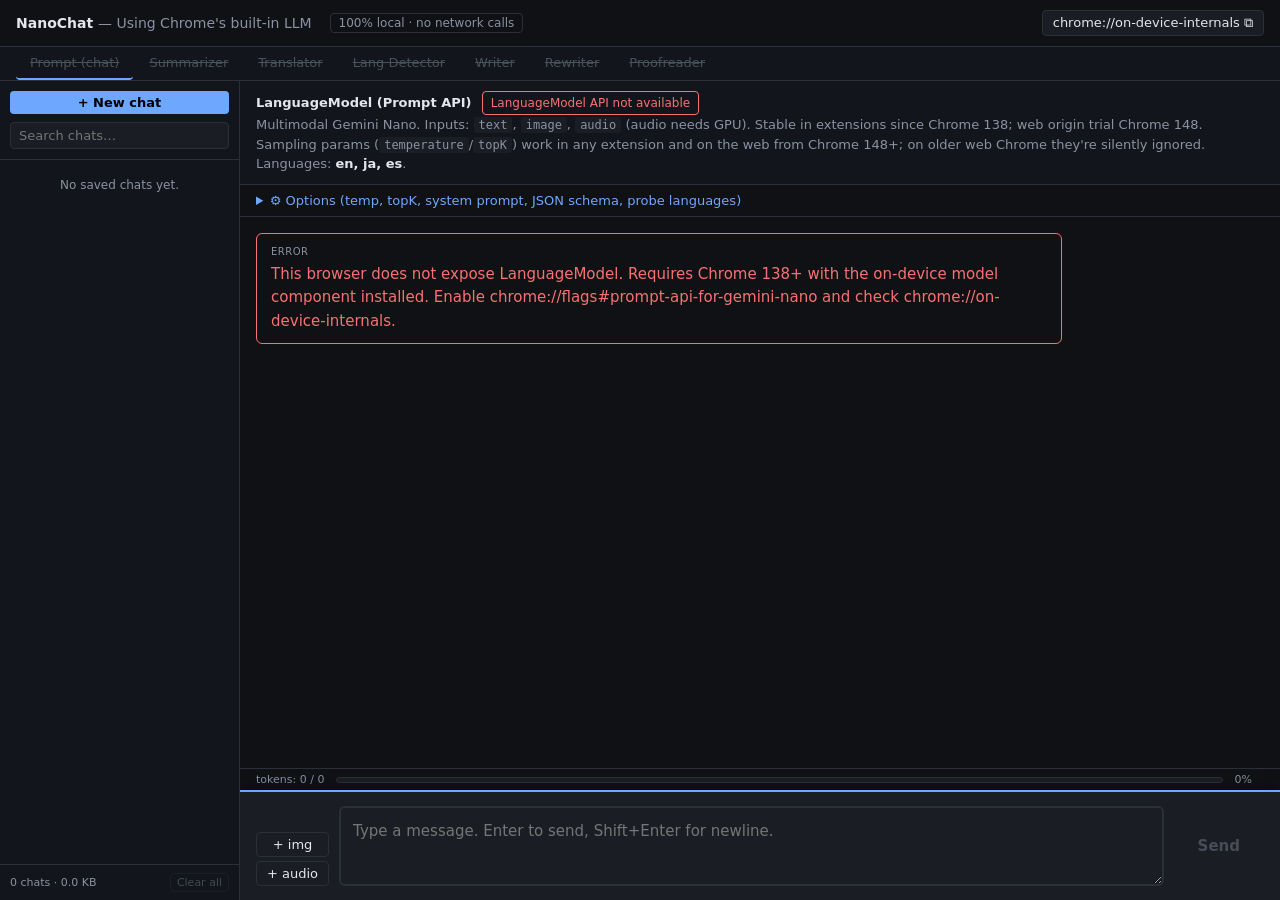
<file: index.html>
<!DOCTYPE html>
<html lang="en">
<head>
<meta charset="UTF-8">
<title>NanoChat — Using Chrome's built-in LLM</title>
<style>
  :root {
    --bg: #0f1115;
    --panel: #1a1d24;
    --panel-2: #12151b;
    --border: #2a2f3a;
    --text: #e4e6eb;
    --muted: #8a92a3;
    --accent: #6ea8fe;
    --user: #2d3748;
    --assistant: #1e2530;
    --error: #f87171;
    --ok: #4ade80;
    --warn: #fbbf24;
  }
  * { box-sizing: border-box; }
  body {
    margin: 0;
    font-family: ui-sans-serif, system-ui, -apple-system, sans-serif;
    background: var(--bg);
    color: var(--text);
    height: 100vh;
    display: flex;
    flex-direction: column;
  }
  header {
    padding: 10px 16px;
    border-bottom: 1px solid var(--border);
    display: flex;
    align-items: center;
    gap: 12px;
    flex-wrap: wrap;
  }
  header h1 { margin: 0; font-size: 14px; font-weight: 600; }
  .tabs {
    display: flex;
    gap: 2px;
    padding: 0 16px;
    border-bottom: 1px solid var(--border);
    background: var(--panel-2);
    overflow-x: auto;
  }
  .tab {
    padding: 8px 14px;
    font-size: 13px;
    color: var(--muted);
    background: transparent;
    border: none;
    border-bottom: 2px solid transparent;
    cursor: pointer;
    white-space: nowrap;
    font-family: inherit;
  }
  .tab:hover { color: var(--text); }
  .tab.active {
    color: var(--accent);
    border-bottom-color: var(--accent);
  }
  .tab.disabled {
    color: #4a505c;
    cursor: not-allowed;
    text-decoration: line-through;
  }
  .tab.disabled:hover { color: #4a505c; }
  .panel {
    flex: 1;
    overflow-y: auto;
    display: none;
    flex-direction: column;
  }
  .panel.active { display: flex; }
  .info {
    padding: 10px 16px;
    background: var(--panel-2);
    border-bottom: 1px solid var(--border);
    font-size: 13px;
    color: var(--muted);
    line-height: 1.5;
  }
  .info b { color: var(--text); font-weight: 600; }
  .info code {
    background: var(--panel);
    padding: 1px 5px;
    border-radius: 3px;
    font-size: 12px;
  }
  .status {
    display: inline-block;
    font-size: 12px;
    padding: 2px 8px;
    border: 1px solid var(--border);
    border-radius: 4px;
    margin-left: 6px;
    color: var(--muted);
  }
  .status.ok { color: var(--ok); border-color: var(--ok); }
  .status.warn { color: var(--warn); border-color: var(--warn); }
  .status.error { color: var(--error); border-color: var(--error); }
  .controls {
    padding: 10px 16px;
    border-bottom: 1px solid var(--border);
    display: flex;
    gap: 12px;
    align-items: center;
    flex-wrap: wrap;
  }
  .controls label {
    font-size: 13px;
    color: var(--muted);
    display: flex;
    align-items: center;
    gap: 4px;
  }
  .controls input[type="number"],
  .controls input[type="text"],
  .controls select {
    background: var(--panel);
    border: 1px solid var(--border);
    color: var(--text);
    padding: 3px 6px;
    border-radius: 4px;
    font-size: 13px;
    font-family: inherit;
  }
  .controls input[type="number"] { width: 60px; }
  .controls input[type="text"] { width: 140px; }
  button {
    background: var(--panel);
    border: 1px solid var(--border);
    color: var(--text);
    padding: 4px 10px;
    border-radius: 4px;
    font-size: 13px;
    cursor: pointer;
    font-family: inherit;
  }
  button:hover { border-color: var(--accent); }
  button:disabled { opacity: 0.4; cursor: not-allowed; }
  button.primary {
    background: var(--accent);
    color: #000;
    font-weight: 600;
    border: none;
  }
  button.primary:disabled { background: var(--panel); color: var(--muted); }
  textarea, .out {
    width: 100%;
    background: var(--panel);
    border: 1px solid var(--border);
    color: var(--text);
    padding: 10px;
    border-radius: 6px;
    font-size: 14px;
    font-family: inherit;
    resize: vertical;
    line-height: 1.5;
  }
  textarea:focus { outline: none; border-color: var(--accent); }
  .out {
    white-space: pre-wrap;
    word-wrap: break-word;
    min-height: 80px;
    background: var(--panel-2);
  }
  .out.error { border-color: var(--error); color: var(--error); }
  .row { display: flex; gap: 10px; padding: 10px 16px; }
  .row.col { flex-direction: column; }
  .row > .grow { flex: 1; }
  .row > label { font-size: 13px; color: var(--muted); }
  .actions {
    padding: 10px 16px;
    display: flex;
    gap: 8px;
    align-items: center;
    flex-wrap: wrap;
  }
  .actions .meta {
    margin-left: auto;
    font-size: 12px;
    color: var(--muted);
  }

  /* Prompt-API chat-specific */
  #log {
    flex: 1;
    overflow-y: auto;
    padding: 16px;
    display: flex;
    flex-direction: column;
    gap: 10px;
    min-height: 200px;
  }
  .msg {
    padding: 10px 14px;
    border-radius: 6px;
    max-width: 80%;
    white-space: pre-wrap;
    word-wrap: break-word;
    font-size: 15px;
    line-height: 1.55;
  }
  .msg.user { background: var(--user); align-self: flex-end; }
  .msg.assistant { background: var(--assistant); align-self: flex-start; border: 1px solid var(--border); }
  .msg.error { background: transparent; border: 1px solid var(--error); color: var(--error); align-self: flex-start; }
  .msg .role {
    font-size: 10px;
    text-transform: uppercase;
    color: var(--muted);
    margin-bottom: 4px;
    letter-spacing: 0.05em;
  }
  .msg img { max-width: 200px; max-height: 200px; border-radius: 4px; margin-top: 6px; display: block; }
  .msg.assistant code { background: var(--panel-2); padding: 1px 5px; border-radius: 3px; font-size: 0.9em; }
  .msg.assistant pre { background: var(--panel-2); border: 1px solid var(--border); padding: 8px; border-radius: 4px; overflow-x: auto; margin: 6px 0; }
  .msg.assistant pre code { background: none; padding: 0; font-size: 12px; }
  .msg.assistant ul, .msg.assistant ol { margin: 4px 0; padding-left: 24px; }
  .msg.assistant li { margin: 2px 0; }
  .msg.assistant h1, .msg.assistant h2, .msg.assistant h3 { font-size: 1.1em; margin: 8px 0 4px; font-weight: 600; }
  .msg.assistant h4, .msg.assistant h5, .msg.assistant h6 { font-size: 1em; margin: 6px 0 2px; font-weight: 600; }
  .msg.assistant a { color: var(--accent); }
  .msg.assistant blockquote { border-left: 3px solid var(--border); padding-left: 10px; margin: 6px 0; color: var(--muted); }
  .msg.assistant hr { border: none; border-top: 1px solid var(--border); margin: 8px 0; }
  .msg.assistant table { border-collapse: collapse; margin: 6px 0; font-size: 0.95em; }
  .msg.assistant th, .msg.assistant td { border: 1px solid var(--border); padding: 4px 8px; text-align: left; }
  .msg.assistant th { background: var(--panel-2); font-weight: 600; }
  footer {
    border-top: 2px solid var(--accent);
    padding: 14px 16px;
    display: flex;
    gap: 10px;
    align-items: flex-end;
    background: var(--panel);
    box-shadow: 0 -4px 12px rgba(0, 0, 0, 0.3);
  }
  #input {
    flex: 1;
    min-height: 80px;
    max-height: 240px;
    resize: vertical;
    font-size: 15px;
    padding: 12px;
    border-width: 2px;
  }
  #input:focus { box-shadow: 0 0 0 3px rgba(110, 168, 254, 0.15); }
  #send {
    min-height: 80px;
    padding: 0 24px;
    font-size: 15px;
  }
  #send.stop {
    background: var(--error);
    color: #fff;
  }
  #send.stop:hover { background: #ef4444; }
  #usage {
    font-size: 11px;
    color: var(--muted);
    padding: 4px 16px;
    border-top: 1px solid var(--border);
    display: flex;
    align-items: center;
    gap: 12px;
    flex-wrap: wrap;
  }
  #usage .bar {
    flex: 1;
    min-width: 120px;
    height: 6px;
    background: var(--panel);
    border: 1px solid var(--border);
    border-radius: 3px;
    overflow: hidden;
  }
  #usage .bar .fill {
    height: 100%;
    width: 0%;
    background: var(--ok);
    transition: width 0.2s ease, background 0.2s ease;
  }
  #usage .bar .fill.warn { background: var(--warn); }
  #usage .bar .fill.error { background: var(--error); }
  .chip {
    display: inline-block;
    font-size: 11px;
    padding: 2px 6px;
    border: 1px solid var(--border);
    border-radius: 4px;
    background: var(--panel);
    margin-right: 4px;
  }
  /* Right-click context card (page passed in from background.js) */
  #context-card {
    margin: 0 16px 8px;
    padding: 8px 10px;
    border: 1px solid var(--accent);
    border-radius: 6px;
    background: var(--panel);
    font-size: 12px;
    color: var(--fg);
  }
  #context-card .ctx-head {
    display: flex;
    align-items: center;
    gap: 8px;
    margin-bottom: 4px;
  }
  #context-card .ctx-label {
    text-transform: uppercase;
    font-size: 10px;
    letter-spacing: 0.05em;
    color: var(--accent);
    font-weight: 600;
  }
  #context-card .ctx-title {
    color: var(--fg);
    text-decoration: none;
    overflow: hidden;
    text-overflow: ellipsis;
    white-space: nowrap;
    flex: 1;
    min-width: 0;
  }
  #context-card .ctx-title:hover { text-decoration: underline; }
  #context-card .ctx-meta { color: var(--muted); font-size: 11px; }
  #context-card .ctx-dismiss {
    background: transparent;
    border: none;
    color: var(--muted);
    font-size: 18px;
    line-height: 1;
    cursor: pointer;
    padding: 0 4px;
  }
  #context-card .ctx-dismiss:hover { color: var(--fg); }
  #context-card .ctx-preview {
    color: var(--muted);
    font-family: ui-monospace, monospace;
    font-size: 11px;
    line-height: 1.4;
    max-height: 80px;
    overflow: hidden;
    white-space: pre-wrap;
    word-break: break-word;
    -webkit-mask-image: linear-gradient(to bottom, #000 60%, transparent 100%);
            mask-image: linear-gradient(to bottom, #000 60%, transparent 100%);
  }

  /* Per-message action buttons (edit / regenerate). */
  .msg { position: relative; }
  .msg-actions {
    margin-top: 6px;
    display: flex;
    gap: 6px;
    opacity: 0;
    transition: opacity 0.12s ease;
  }
  .msg:hover .msg-actions,
  .msg:focus-within .msg-actions { opacity: 1; }
  .msg-action {
    font-size: 11px;
    padding: 2px 8px;
    background: transparent;
    color: var(--muted);
    border: 1px solid var(--border);
    border-radius: 4px;
    cursor: pointer;
  }
  .msg-action:hover {
    color: var(--fg);
    border-color: var(--accent);
  }

  .img-preview { display: flex; gap: 6px; padding: 0 16px 8px; flex-wrap: wrap; }
  .img-preview .thumb {
    position: relative;
    width: 48px; height: 48px;
    border-radius: 4px;
    overflow: hidden;
    border: 1px solid var(--border);
  }
  .img-preview .thumb img { width: 100%; height: 100%; object-fit: cover; }
  .img-preview .thumb button {
    position: absolute; top: 0; right: 0;
    padding: 0 4px;
    font-size: 10px;
    background: rgba(0,0,0,0.7);
    border: none;
    color: #fff;
    border-radius: 0 0 0 4px;
  }
  .corrections { padding: 10px 16px; font-size: 12px; }
  .corrections .corr {
    padding: 6px 10px;
    margin-bottom: 6px;
    background: var(--panel);
    border-left: 3px solid var(--warn);
    border-radius: 3px;
  }
  .corrections .corr .type {
    font-size: 10px;
    text-transform: uppercase;
    color: var(--warn);
    letter-spacing: 0.05em;
  }
  .corrections .corr del { color: var(--error); }
  .corrections .corr ins { color: var(--ok); text-decoration: none; }
  details summary { cursor: pointer; font-size: 13px; color: var(--accent); padding: 4px 0; }
  details[open] summary { margin-bottom: 6px; }
  pre.json {
    background: var(--panel);
    border: 1px solid var(--border);
    padding: 8px;
    border-radius: 4px;
    font-size: 11px;
    overflow-x: auto;
    margin: 6px 0;
  }

  /* Prompt panel: sidebar layout */
  .panel-prompt-layout.active {
    display: flex;
    flex-direction: row;
  }
  .sidebar {
    width: 240px;
    min-width: 240px;
    border-right: 1px solid var(--border);
    background: var(--panel-2);
    display: flex;
    flex-direction: column;
    overflow: hidden;
  }
  .sidebar-header {
    padding: 10px;
    border-bottom: 1px solid var(--border);
    display: flex;
    flex-direction: column;
    gap: 8px;
  }
  .sidebar-header button { width: 100%; }
  #session-search {
    width: 100%;
    background: var(--panel);
    border: 1px solid var(--border);
    color: var(--text);
    padding: 5px 8px;
    border-radius: 4px;
    font-size: 13px;
    font-family: inherit;
  }
  #session-search:focus { outline: none; border-color: var(--accent); }
  .session-snippet {
    font-size: 11px;
    color: var(--muted);
    margin-top: 3px;
    line-height: 1.35;
    white-space: nowrap;
    overflow: hidden;
    text-overflow: ellipsis;
  }
  .session-snippet mark,
  .session-title mark {
    background: rgba(110, 168, 254, 0.25);
    color: var(--text);
    padding: 0 1px;
    border-radius: 2px;
  }
  .session-list {
    flex: 1;
    overflow-y: auto;
    padding: 6px;
  }
  .session-item {
    display: flex;
    align-items: center;
    padding: 6px 8px;
    border-radius: 4px;
    cursor: pointer;
    font-size: 13px;
    color: var(--text);
    gap: 6px;
    margin-bottom: 2px;
  }
  .session-item:hover {
    background: var(--panel);
  }
  .session-item.active {
    background: var(--panel);
    border: 1px solid var(--accent);
  }
  .session-title {
    flex: 1;
    overflow: hidden;
    text-overflow: ellipsis;
    white-space: nowrap;
  }
  .session-meta {
    font-size: 10px;
    color: var(--muted);
    margin-top: 2px;
  }
  .session-del {
    visibility: hidden;
    padding: 2px 6px;
    font-size: 11px;
    background: transparent;
    border: none;
    color: var(--muted);
  }
  .session-item:hover .session-del,
  .session-item.active .session-del { visibility: visible; }
  .session-del:hover { color: var(--error); border-color: var(--error); }
  .session-empty {
    padding: 12px;
    font-size: 12px;
    color: var(--muted);
    text-align: center;
  }
  .sidebar-footer {
    padding: 8px 10px;
    font-size: 11px;
    color: var(--muted);
    border-top: 1px solid var(--border);
    display: flex;
    align-items: center;
    justify-content: space-between;
    gap: 8px;
  }
  .sidebar-footer button {
    font-size: 11px;
    padding: 2px 6px;
    color: var(--muted);
    background: transparent;
  }
  .sidebar-footer button:hover:not(:disabled) {
    color: var(--error);
    border-color: var(--error);
  }
  .sidebar-footer button:disabled {
    opacity: 0.4;
    cursor: default;
  }
  .chat-main {
    flex: 1;
    display: flex;
    flex-direction: column;
    overflow: hidden;
    min-width: 0;
  }
  /* The chat panel's #log used to size against the panel; sized against chat-main now. */
  .chat-main > #log { flex: 1; }
</style>
</head>
<body>

<header>
  <h1>NanoChat <span style="font-weight:400;color:var(--muted)">— Using Chrome's built-in LLM</span></h1>
  <span class="status" title="All inference runs locally on-device via Gemini Nano. No network calls. Chats are saved to chrome.storage.local on your machine only.">100% local · no network calls</span>
  <button id="copy-internals" style="margin-left:auto" title="Browsers block direct navigation to chrome:// URLs from web pages. Click to copy, then paste into your address bar.">chrome://on-device-internals ⧉</button>
</header>

<nav class="tabs" id="tabs">
  <button class="tab active" data-tab="prompt">Prompt (chat)</button>
  <button class="tab" data-tab="summarizer">Summarizer</button>
  <button class="tab" data-tab="translator">Translator</button>
  <button class="tab" data-tab="detector">Lang Detector</button>
  <button class="tab" data-tab="writer">Writer</button>
  <button class="tab" data-tab="rewriter">Rewriter</button>
  <button class="tab" data-tab="proofreader">Proofreader</button>
</nav>

<!-- ============================================================ -->
<!-- PROMPT API                                                   -->
<!-- ============================================================ -->
<section class="panel active panel-prompt-layout" id="panel-prompt">
  <aside class="sidebar" id="prompt-sidebar">
    <div class="sidebar-header">
      <button id="new-chat" class="primary">+ New chat</button>
      <input id="session-search" type="search" placeholder="Search chats…" autocomplete="off">
    </div>
    <div id="session-list" class="session-list"></div>
    <div class="sidebar-footer">
      <span id="storage-meta"></span>
      <button id="clear-all-chats" title="Delete all saved chats">Clear all</button>
    </div>
  </aside>
  <div class="chat-main">
  <div class="info">
    <b>LanguageModel (Prompt API)</b>
    <span class="status" id="prompt-status">checking…</span>
    <br>
    Multimodal Gemini Nano. Inputs: <code>text</code>, <code>image</code>, <code>audio</code> (audio needs GPU).
    Stable in extensions since Chrome 138; web origin trial Chrome 148.
    Sampling params (<code>temperature</code>/<code>topK</code>) work in any extension and on the web from Chrome 148+; on older web Chrome they're silently ignored.
    Languages: <b>en, ja, es</b>.
  </div>

  <details style="border-bottom: 1px solid var(--border)">
    <summary style="padding: 8px 16px; font-size: 13px; color: var(--accent); cursor: pointer; user-select: none;">⚙️ Options (temp, topK, system prompt, JSON schema, probe languages)</summary>

    <div class="controls">
      <label>temp <input id="temperature" type="number" min="0" max="2" step="0.1" value="0.8"></label>
      <label>topK <input id="topK" type="number" min="1" max="40" step="1" value="3"></label>
      <label><input type="checkbox" id="json-mode"> JSON-constrained</label>
      <label><input type="checkbox" id="multimodal" checked> allow image input</label>
      <button id="reset">Reset session</button>
      <button id="prompt-probe">Probe languages</button>
    </div>

    <div id="prompt-probe-out" class="row col" style="display:none">
      <div style="display:flex;justify-content:space-between;align-items:center;gap:8px">
        <label>Language probe results</label>
        <button class="hide-probe" data-target="prompt-probe-out">Hide probe</button>
      </div>
      <div class="out" style="font-family:ui-monospace,monospace;font-size:11px"></div>
    </div>

    <div class="row col" style="padding-bottom:0">
      <label>System prompt</label>
      <textarea id="system-prompt" rows="2">You are a concise, helpful assistant.</textarea>
    </div>

    <details style="padding: 0 16px 12px;">
      <summary>JSON response schema (when "JSON-constrained" is on)</summary>
      <textarea id="json-schema" rows="6">{
  "type": "object",
  "properties": {
    "sentiment": { "type": "string", "enum": ["positive", "negative", "neutral"] },
    "confidence": { "type": "number" }
  },
  "required": ["sentiment", "confidence"]
}</textarea>
    </details>
  </details>

  <div id="log"></div>

  <div class="img-preview" id="img-preview"></div>
  <div class="img-preview" id="audio-preview"></div>

  <div id="context-card" style="display:none"></div>

  <div id="usage">
    <span id="usage-text">tokens: 0 / 0</span>
    <div class="bar"><div class="fill" id="usage-bar"></div></div>
    <span id="usage-pct">0%</span>
    <span id="usage-defaults"></span>
  </div>

  <footer>
    <input type="file" id="img-input" accept="image/*" multiple style="display:none">
    <input type="file" id="audio-input" accept="audio/*" multiple style="display:none">
    <div style="display:flex;flex-direction:column;gap:4px">
      <button id="img-btn" title="Attach image (multimodal)">+ img</button>
      <button id="audio-btn" title="Attach audio clip (multimodal — GPU required)">+ audio</button>
    </div>
    <textarea id="input" placeholder="Type a message. Enter to send, Shift+Enter for newline." rows="2"></textarea>
    <button id="send" class="primary" disabled>Send</button>
  </footer>
  </div>
</section>

<!-- ============================================================ -->
<!-- SUMMARIZER                                                   -->
<!-- ============================================================ -->
<section class="panel" id="panel-summarizer">
  <div class="info">
    <b>Summarizer</b>
    <span class="status" id="summarizer-status">not checked</span>
    <br>
    Condenses long-form content. Stable in Chrome 138+. <b>type</b>:
    tldr/key-points/teaser/headline. <b>format</b>: markdown/plain-text.
    <b>length</b>: short/medium/long. No documented input cap, but very long inputs may be truncated.
  </div>
  <div class="controls">
    <label>type
      <select id="sum-type">
        <option>key-points</option><option>tldr</option><option>teaser</option><option>headline</option>
      </select>
    </label>
    <label>format
      <select id="sum-format"><option>markdown</option><option>plain-text</option></select>
    </label>
    <label>length
      <select id="sum-length"><option>short</option><option selected>medium</option><option>long</option></select>
    </label>
    <label>output lang <input type="text" id="sum-out-lang" placeholder="en"></label>
    <button id="sum-check">Check availability</button>
  </div>
  <div class="row col">
    <label>Shared context (optional)</label>
    <textarea id="sum-shared" rows="2" placeholder="e.g. 'A technical article aimed at developers.'"></textarea>
  </div>
  <div class="row col">
    <label>Input text</label>
    <textarea id="sum-input" rows="10" placeholder="Paste long-form text to summarize…"></textarea>
  </div>
  <div class="actions">
    <button id="sum-run" class="primary">Summarize</button>
    <button id="sum-stream">Stream</button>
    <button id="sum-abort">Abort</button>
    <span class="meta" id="sum-meta"></span>
  </div>
  <div class="row col">
    <label>Output</label>
    <div class="out" id="sum-out"></div>
  </div>
</section>

<!-- ============================================================ -->
<!-- TRANSLATOR                                                   -->
<!-- ============================================================ -->
<section class="panel" id="panel-translator">
  <div class="info">
    <b>Translator</b>
    <span class="status" id="translator-status">not checked</span>
    <br>
    Pairwise translator (one source → target per instance). Chrome 138+.
    Each language pair downloads its own model on first use. Translations are processed sequentially per instance.
    Supported: ar, bg, bn, cs, da, de, el, en, es, fi, fr, hi, hr, hu, id, it, iw, ja, kn, ko, lt, mr, nl, no, pl, pt, ro, ru, sk, sl, sv, ta, te, th, tr, uk, vi, zh, zh-Hant.
  </div>
  <div class="controls">
    <label>from <input type="text" id="tr-from" value="en" size="6"></label>
    <label>to <input type="text" id="tr-to" value="es" size="6"></label>
    <button id="tr-check">Check pair</button>
    <button id="tr-swap">⇄ Swap</button>
    <button id="tr-probe">Probe languages</button>
  </div>

  <div id="tr-probe-out" class="row col" style="display:none">
    <div style="display:flex;justify-content:space-between;align-items:center;gap:8px">
      <label>Language probe results (target from "from" language)</label>
      <button class="hide-probe" data-target="tr-probe-out">Hide probe</button>
    </div>
    <div class="out" style="font-family:ui-monospace,monospace;font-size:11px"></div>
  </div>
  <div class="row col">
    <label>Input</label>
    <textarea id="tr-input" rows="6" placeholder="Text to translate…">The quick brown fox jumps over the lazy dog.</textarea>
  </div>
  <div class="actions">
    <button id="tr-run" class="primary">Translate</button>
    <button id="tr-stream">Stream</button>
    <button id="tr-abort">Abort</button>
    <span class="meta" id="tr-meta"></span>
  </div>
  <div class="row col">
    <label>Output</label>
    <div class="out" id="tr-out"></div>
  </div>
</section>

<!-- ============================================================ -->
<!-- LANGUAGE DETECTOR                                            -->
<!-- ============================================================ -->
<section class="panel" id="panel-detector">
  <div class="info">
    <b>LanguageDetector</b>
    <span class="status" id="detector-status">not checked</span>
    <br>
    Returns ranked <code>{ detectedLanguage, confidence }</code> array. Chrome 138+.
    Accuracy is poor for very short input (single words / fragments).
  </div>
  <div class="controls">
    <button id="ld-check">Check availability</button>
    <button id="ld-create">Create detector</button>
  </div>
  <div class="row col">
    <label>Input</label>
    <textarea id="ld-input" rows="5" placeholder="Type or paste text in any language…">¿Dónde está la biblioteca?</textarea>
  </div>
  <div class="actions">
    <button id="ld-run" class="primary">Detect</button>
    <span class="meta" id="ld-meta"></span>
  </div>
  <div class="row col">
    <label>Top results</label>
    <div class="out" id="ld-out"></div>
  </div>
</section>

<!-- ============================================================ -->
<!-- WRITER                                                       -->
<!-- ============================================================ -->
<section class="panel" id="panel-writer">
  <div class="info">
    <b>Writer</b>
    <span class="status" id="writer-status">not checked</span>
    <br>
    Composes new text from a brief. <b>Origin trial</b> (Chrome 137–148+) — register at
    <code>developer.chrome.com/origintrials</code> if running on a normal page, or enable the
    matching chrome://flags. Inputs feed a single one-shot generation; for multi-turn use the Prompt API.
  </div>
  <div class="controls">
    <label>tone
      <select id="wr-tone"><option>formal</option><option selected>neutral</option><option>casual</option></select>
    </label>
    <label>format
      <select id="wr-format"><option selected>markdown</option><option>plain-text</option></select>
    </label>
    <label>length
      <select id="wr-length"><option>short</option><option selected>medium</option><option>long</option></select>
    </label>
    <label>output lang <input type="text" id="wr-out-lang" placeholder="en"></label>
    <button id="wr-check">Check availability</button>
  </div>
  <div class="row col">
    <label>Shared context</label>
    <textarea id="wr-shared" rows="2" placeholder="e.g. 'You are writing for a children's science magazine.'"></textarea>
  </div>
  <div class="row col">
    <label>Brief / writing task</label>
    <textarea id="wr-input" rows="4" placeholder="Describe what to write…">A polite email to my landlord asking when the broken dishwasher will be fixed.</textarea>
  </div>
  <div class="actions">
    <button id="wr-run" class="primary">Write</button>
    <button id="wr-stream">Stream</button>
    <button id="wr-abort">Abort</button>
    <span class="meta" id="wr-meta"></span>
  </div>
  <div class="row col">
    <label>Output</label>
    <div class="out" id="wr-out"></div>
  </div>
</section>

<!-- ============================================================ -->
<!-- REWRITER                                                     -->
<!-- ============================================================ -->
<section class="panel" id="panel-rewriter">
  <div class="info">
    <b>Rewriter</b>
    <span class="status" id="rewriter-status">not checked</span>
    <br>
    Rewrites existing text — adjusts tone, length, formality. Origin trial alongside Writer.
    Useful for "make this more formal", "shorten", etc.
  </div>
  <div class="controls">
    <label>tone
      <select id="rw-tone">
        <option>as-is</option><option>more-formal</option><option>more-casual</option>
      </select>
    </label>
    <label>format
      <select id="rw-format">
        <option>as-is</option><option>markdown</option><option>plain-text</option>
      </select>
    </label>
    <label>length
      <select id="rw-length">
        <option>as-is</option><option>shorter</option><option>longer</option>
      </select>
    </label>
    <button id="rw-check">Check availability</button>
  </div>
  <div class="row col">
    <label>Shared context (optional)</label>
    <textarea id="rw-shared" rows="2" placeholder="e.g. 'This will be sent to a senior executive.'"></textarea>
  </div>
  <div class="row col">
    <label>Text to rewrite</label>
    <textarea id="rw-input" rows="5" placeholder="Paste text to rewrite…">hey just wanted to check in real quick to see if u had a chance to look at the doc yet. lmk!</textarea>
  </div>
  <div class="actions">
    <button id="rw-run" class="primary">Rewrite</button>
    <button id="rw-stream">Stream</button>
    <button id="rw-abort">Abort</button>
    <span class="meta" id="rw-meta"></span>
  </div>
  <div class="row col">
    <label>Output</label>
    <div class="out" id="rw-out"></div>
  </div>
</section>

<!-- ============================================================ -->
<!-- PROOFREADER                                                  -->
<!-- ============================================================ -->
<section class="panel" id="panel-proofreader">
  <div class="info">
    <b>Proofreader</b>
    <span class="status" id="proofreader-status">not checked</span>
    <br>
    Returns <code>{ correctedInput, corrections[] }</code> with start/end indices and per-error type
    (grammar/spelling/punctuation). <b>Origin trial</b> only (Chrome 141–145).
    May be unavailable depending on your channel — Canary/Dev are most reliable.
  </div>
  <div class="controls">
    <label>input lang <input type="text" id="pf-lang" value="en" size="6"></label>
    <button id="pf-check">Check availability</button>
  </div>
  <div class="row col">
    <label>Text to proofread</label>
    <textarea id="pf-input" rows="5" placeholder="Type text with errors…">Their going to the store, but they dont know what to by. its alot of decisions to make.</textarea>
  </div>
  <div class="actions">
    <button id="pf-run" class="primary">Proofread</button>
    <span class="meta" id="pf-meta"></span>
  </div>
  <div class="row col">
    <label>Corrected text</label>
    <div class="out" id="pf-out"></div>
  </div>
  <div class="corrections" id="pf-corrections"></div>
</section>

<script>
  const $ = (id) => document.getElementById(id);

  // ---------- Copy chrome:// link ----------
  const copyInternalsBtn = $('copy-internals');
  copyInternalsBtn.addEventListener('click', async () => {
    const url = 'chrome://on-device-internals';
    const original = copyInternalsBtn.textContent;
    try {
      await navigator.clipboard.writeText(url);
      copyInternalsBtn.textContent = 'copied! paste into address bar';
    } catch {
      copyInternalsBtn.textContent = 'copy failed — paste manually';
    }
    setTimeout(() => { copyInternalsBtn.textContent = original; }, 2000);
  });

  // ---------- Tabs ----------
  document.querySelectorAll('.tab').forEach(tab => {
    tab.addEventListener('click', () => {
      if (tab.classList.contains('disabled')) return;
      document.querySelectorAll('.tab').forEach(t => t.classList.remove('active'));
      document.querySelectorAll('.panel').forEach(p => p.classList.remove('active'));
      tab.classList.add('active');
      $('panel-' + tab.dataset.tab).classList.add('active');
    });
  });

  // ---------- On-load availability sweep ----------
  // Each entry: tab id → { global, statusEl, opts }
  const TAB_APIS = [
    { tab: 'prompt',      global: 'LanguageModel',    statusEl: 'prompt-status' },
    { tab: 'summarizer',  global: 'Summarizer',       statusEl: 'summarizer-status' },
    { tab: 'translator',  global: 'Translator',       statusEl: 'translator-status', opts: { sourceLanguage: 'en', targetLanguage: 'es' } },
    { tab: 'detector',    global: 'LanguageDetector', statusEl: 'detector-status' },
    { tab: 'writer',      global: 'Writer',           statusEl: 'writer-status' },
    { tab: 'rewriter',    global: 'Rewriter',         statusEl: 'rewriter-status' },
    { tab: 'proofreader', global: 'Proofreader',      statusEl: 'proofreader-status' },
  ];

  function disableTab(tabId, reason) {
    const tab = document.querySelector(`.tab[data-tab="${tabId}"]`);
    if (!tab) return;
    tab.classList.add('disabled');
    tab.title = reason;
  }

  async function sweepAvailability() {
    await Promise.all(TAB_APIS.map(async ({ tab, global, statusEl, opts }) => {
      const el = $(statusEl);
      if (!(global in self)) {
        setStatus(el, 'not in self', 'error');
        disableTab(tab, `${global} is not exposed in this Chrome build`);
        return;
      }
      try {
        const a = await self[global].availability(opts);
        const cls = (a === 'available' || a === 'readily-available') ? 'ok'
                  : (a === 'unavailable') ? 'error' : 'warn';
        setStatus(el, a, cls);
        if (a === 'unavailable') {
          disableTab(tab, `${global}.availability() reported "unavailable"`);
        }
      } catch (e) {
        setStatus(el, `availability() failed: ${e.message}`, 'error');
        // Don't disable on error — the API exists, the user might still want to try.
      }
    }));
  }
  sweepAvailability();

  // ---------- Markdown rendering (snarkdown by Jason Miller, MIT) ----------
  // Source: https://github.com/developit/snarkdown — ~1KB
  const MD_TAGS = {
    '': ['<em>', '</em>'],
    _: ['<strong>', '</strong>'],
    '*': ['<strong>', '</strong>'],
    '~': ['<s>', '</s>'],
    '\n': ['<br />'],
    ' ': ['<br />'],
    '-': ['<hr />']
  };
  function mdOutdent(str) {
    return str.replace(RegExp('^' + (str.match(/^(\t| )+/) || '')[0], 'gm'), '');
  }
  function mdEncodeAttr(str) {
    return (str + '').replace(/"/g, '&quot;').replace(/</g, '&lt;').replace(/>/g, '&gt;');
  }
  function snarkdown(md, prevLinks) {
    const tokenizer = /((?:^|\n+)(?:\n---+|\* \*(?: \*)+)\n)|(?:^``` *(\w*)\n([\s\S]*?)\n```$)|((?:(?:^|\n+)(?:\t|  {2,}).+)+\n*)|((?:(?:^|\n)([>*+-]|\d+\.)\s+.*)+)|(?:!\[([^\]]*?)\]\(([^)]+?)\))|(\[)|(\](?:\(([^)]+?)\))?)|(?:(?:^|\n+)([^\s].*)\n(-{3,}|={3,})(?:\n+|$))|(?:(?:^|\n+)(#{1,6})\s*(.+)(?:\n+|$))|(?:`([^`].*?)`)|(  \n\n*|\n{2,}|__|\*\*|[_*]|~~)/gm;
    const context = [];
    let out = '';
    const links = prevLinks || {};
    let last = 0, chunk, prev, token, inner, t;
    function tag(token) {
      const desc = MD_TAGS[token[1] || ''];
      if (!desc) return token;
      // Self-closing tags (<br/>, <hr/>) — no open/close stack management,
      // otherwise repeats produce undefined for the missing close.
      if (desc.length === 1) return desc[0];
      const end = context[context.length - 1] == token;
      if (!end) context.push(token); else context.pop();
      return desc[end | 0];
    }
    function flush() {
      let str = '';
      while (context.length) str += tag(context[context.length - 1]);
      return str;
    }
    md = md.replace(/^\[(.+?)\]:\s*(.+)$/gm, (s, name, url) => {
      links[name.toLowerCase()] = url; return '';
    }).replace(/^\n+|\n+$/g, '');
    while ((token = tokenizer.exec(md))) {
      prev = md.substring(last, token.index);
      last = tokenizer.lastIndex;
      chunk = token[0];
      if (prev.match(/[^\\](\\\\)*\\$/)) {
        // escaped — leave chunk as-is
      } else if (t = (token[3] || token[4])) {
        chunk = '<pre class="code ' + (token[4] ? 'poetry' : token[2].toLowerCase()) + '"><code' + (token[2] ? ` class="language-${token[2].toLowerCase()}"` : '') + '>' + mdOutdent(mdEncodeAttr(t).replace(/^\n+|\n+$/g, '')) + '</code></pre>';
      } else if (t = token[6]) {
        if (t.match(/\./)) token[5] = token[5].replace(/^\d+/gm, '');
        inner = snarkdown(mdOutdent(token[5].replace(/^\s*[>*+.-]/gm, '')));
        if (t == '>') t = 'blockquote';
        else { t = t.match(/\./) ? 'ol' : 'ul'; inner = inner.replace(/^(.*)(\n|$)/gm, '<li>$1</li>'); }
        chunk = '<' + t + '>' + inner + '</' + t + '>';
      } else if (token[8]) {
        chunk = `<img src="${mdEncodeAttr(token[8])}" alt="${mdEncodeAttr(token[7])}">`;
      } else if (token[10]) {
        out = out.replace('<a>', `<a href="${mdEncodeAttr(token[11] || links[prev.toLowerCase()])}">`);
        chunk = flush() + '</a>';
      } else if (token[9]) {
        chunk = '<a>';
      } else if (token[12] || token[14]) {
        t = 'h' + (token[14] ? token[14].length : (token[13][0] == '=' ? 1 : 2));
        chunk = '<' + t + '>' + snarkdown(token[12] || token[15], links) + '</' + t + '>';
      } else if (token[16]) {
        chunk = '<code>' + mdEncodeAttr(token[16]) + '</code>';
      } else if (token[17] || token[1]) {
        chunk = tag(token[17] || '--');
      }
      out += prev;
      out += chunk;
    }
    return (out + md.substring(last) + flush()).replace(/^\n+|\n+$/g, '');
  }

  function escapeHTML(s) {
    return String(s).replace(/&/g, '&amp;').replace(/</g, '&lt;').replace(/>/g, '&gt;');
  }
  // Defense-in-depth: snarkdown's output is mostly safe (URLs are HTML-encoded),
  // but it doesn't reject javascript:/data:/vbscript: URL schemes. Strip them, plus any on*= handlers.
  function sanitizeHTML(html) {
    return html
      .replace(/\son\w+\s*=\s*"[^"]*"/gi, '')
      .replace(/\son\w+\s*=\s*'[^']*'/gi, '')
      .replace(/(href|src)\s*=\s*"(?:\s*(?:javascript|data|vbscript):)[^"]*"/gi, '$1="#"')
      .replace(/(href|src)\s*=\s*'(?:\s*(?:javascript|data|vbscript):)[^']*'/gi, "$1='#'");
  }
  // GFM tables (snarkdown doesn't support them). Pre-process to inline HTML
  // before snarkdown — snarkdown has no `|` patterns, so it leaves them alone.
  function processTables(md) {
    const lines = md.split('\n');
    const out = [];
    const sepRe = /^\s*\|?\s*:?-+:?\s*(\|\s*:?-+:?\s*)+\|?\s*$/;
    const splitCells = (line) =>
      line.replace(/^\s*\|/, '').replace(/\|\s*$/, '').split('|').map(c => c.trim());
    let i = 0;
    while (i < lines.length) {
      if (i + 1 < lines.length && sepRe.test(lines[i + 1]) && lines[i].includes('|')) {
        const header = splitCells(lines[i]);
        const aligns = splitCells(lines[i + 1]).map(c => {
          const l = c.startsWith(':'), r = c.endsWith(':');
          return (l && r) ? 'center' : r ? 'right' : l ? 'left' : null;
        });
        const rows = [];
        let j = i + 2;
        while (j < lines.length && lines[j].trim() !== '' && lines[j].includes('|')) {
          rows.push(splitCells(lines[j]));
          j++;
        }
        const cellTag = (tag, cells) => cells.map((c, k) => {
          const a = aligns[k];
          return `<${tag}${a ? ` style="text-align:${a}"` : ''}>${snarkdown(c)}</${tag}>`;
        }).join('');
        let html = '<table><thead><tr>' + cellTag('th', header) + '</tr></thead><tbody>';
        for (const row of rows) html += '<tr>' + cellTag('td', row) + '</tr>';
        html += '</tbody></table>';
        out.push(html);
        i = j;
      } else {
        out.push(lines[i]);
        i++;
      }
    }
    return out.join('\n');
  }

  function renderMarkdown(md) {
    return sanitizeHTML(snarkdown(processTables(escapeHTML(md))));
  }

  // ---------- Shared helpers ----------
  function setStatus(el, text, cls = '') {
    el.textContent = text;
    el.className = 'status ' + cls;
  }

  function makeMonitor(statusEl, prefix = 'downloading') {
    return (m) => {
      m.addEventListener('downloadprogress', (e) => {
        // Chrome fires loaded:0 then loaded:1 for already-cached models, which would
        // flash a misleading "downloading 0.0%" before create() resolves. Only show
        // genuine in-flight progress.
        if (e.loaded <= 0 || e.loaded >= 1) return;
        const pct = (e.loaded * 100).toFixed(1);
        setStatus(statusEl, `${prefix} ${pct}%`, 'warn');
      });
    };
  }

  async function checkAvailability(api, statusEl, opts = undefined) {
    if (!(api in self)) {
      setStatus(statusEl, `${api} not in self`, 'error');
      return null;
    }
    try {
      const a = await self[api].availability(opts);
      const cls = (a === 'available' || a === 'readily-available') ? 'ok'
                : (a === 'unavailable') ? 'error' : 'warn';
      setStatus(statusEl, a, cls);
      return a;
    } catch (e) {
      setStatus(statusEl, `availability() failed: ${e.message}`, 'error');
      return null;
    }
  }

  function showError(outEl, e) {
    outEl.classList.add('error');
    outEl.textContent = `error: ${e.message || e}`;
  }
  function clearOut(outEl) {
    outEl.classList.remove('error');
    outEl.textContent = '';
  }

  // ============================================================
  // PROMPT API
  // ============================================================
  const promptStatus = $('prompt-status');
  const logEl = $('log');
  const inputEl = $('input');
  const sendBtn = $('send');
  const resetBtn = $('reset');
  const tempEl = $('temperature');
  const topKEl = $('topK');
  const systemEl = $('system-prompt');
  const usageEl = $('usage-text');
  const usageDefaultsEl = $('usage-defaults');
  const jsonModeEl = $('json-mode');
  const jsonSchemaEl = $('json-schema');
  const multimodalEl = $('multimodal');
  const imgBtn = $('img-btn');
  const imgInput = $('img-input');
  const imgPreview = $('img-preview');
  const audioBtn = $('audio-btn');
  const audioInput = $('audio-input');
  const audioPreview = $('audio-preview');

  let session = null;
  let generating = false;
  let chatAbort = null;
  let attachedImages = []; // [{ blob, url }]
  let attachedAudio = [];  // [{ blob, name }]

  // ---------- Session storage ----------
  // currentMessages stores plain text turns for replay/persistence.
  // Image/audio blobs are not persisted (would blow chrome.storage.local quota fast);
  // they're shown in the live chat but not restored after reload.
  let currentSessionId = null;
  let currentMessages = []; // [{ role, text }]
  const SESSIONS_INDEX_KEY = 'nanochat_sessions_index';
  const SESSION_KEY_PREFIX = 'nanochat_session_';
  const sessionListEl = $('session-list');
  const newChatBtn = $('new-chat');
  const searchEl = $('session-search');
  const storageMetaEl = $('storage-meta');
  const clearAllBtn = $('clear-all-chats');
  let searchQuery = '';
  // Cache of full session bodies for search. Invalidated whenever sessions change.
  let bodyCache = null;

  // ---------- Storage (encrypted at rest) ----------
  // chrome.storage.local under MV3, localStorage on file://. Values written via
  // `storage` are AES-GCM ciphertext; the master key is a non-extractable
  // CryptoKey kept in IndexedDB. The key bytes never leave the browser's crypto
  // subsystem, so disk-scrape attackers see only ciphertext. This does NOT
  // defend against malware running as the user — that adversary just opens the
  // extension page and reads decrypted state. It does defeat casual inspection
  // of the Chrome profile dir and stops chat content from being grep-able.

  const rawStorage = (typeof chrome !== 'undefined' && chrome.storage && chrome.storage.local) ? {
    async get(keys) {
      return new Promise(r => chrome.storage.local.get(keys, v => r(v)));
    },
    async getAll() {
      return new Promise(r => chrome.storage.local.get(null, v => r(v)));
    },
    async set(obj) {
      return new Promise(r => chrome.storage.local.set(obj, r));
    },
    async remove(keys) {
      return new Promise(r => chrome.storage.local.remove(keys, r));
    },
    async getBytesInUse() {
      return new Promise(r => chrome.storage.local.getBytesInUse(null, b => r(b)));
    }
  } : {
    async get(keys) {
      const out = {};
      const list = Array.isArray(keys) ? keys : keys ? [keys] : null;
      if (!list) return out;
      for (const k of list) {
        const v = localStorage.getItem(k);
        if (v != null) out[k] = JSON.parse(v);
      }
      return out;
    },
    async getAll() {
      const out = {};
      for (let i = 0; i < localStorage.length; i++) {
        const k = localStorage.key(i);
        const v = localStorage.getItem(k);
        if (v != null) {
          try { out[k] = JSON.parse(v); } catch { /* skip non-JSON keys we didn't write */ }
        }
      }
      return out;
    },
    async set(obj) {
      for (const k of Object.keys(obj)) localStorage.setItem(k, JSON.stringify(obj[k]));
    },
    async remove(keys) {
      const list = Array.isArray(keys) ? keys : [keys];
      for (const k of list) localStorage.removeItem(k);
    },
    async getBytesInUse() {
      let n = 0;
      for (let i = 0; i < localStorage.length; i++) {
        const k = localStorage.key(i);
        n += (k.length + (localStorage.getItem(k) || '').length) * 2;
      }
      return n;
    }
  };

  const KEY_DB = 'nanochat-keys';
  const KEY_STORE = 'keys';
  const KEY_ID = 'master';

  function openKeyDB() {
    return new Promise((resolve, reject) => {
      const req = indexedDB.open(KEY_DB, 1);
      req.onupgradeneeded = () => req.result.createObjectStore(KEY_STORE);
      req.onsuccess = () => resolve(req.result);
      req.onerror = () => reject(req.error);
    });
  }
  function idbGet(db, k) {
    return new Promise((resolve, reject) => {
      const req = db.transaction(KEY_STORE, 'readonly').objectStore(KEY_STORE).get(k);
      req.onsuccess = () => resolve(req.result);
      req.onerror = () => reject(req.error);
    });
  }
  function idbPut(db, k, v) {
    return new Promise((resolve, reject) => {
      const tx = db.transaction(KEY_STORE, 'readwrite');
      tx.objectStore(KEY_STORE).put(v, k);
      tx.oncomplete = () => resolve();
      tx.onerror = () => reject(tx.error);
    });
  }

  // Lazy + memoized — first storage call kicks this off; everyone else awaits the same promise.
  let cryptoKeyPromise;
  function ensureCryptoKey() {
    if (!cryptoKeyPromise) {
      cryptoKeyPromise = (async () => {
        const db = await openKeyDB();
        let key = await idbGet(db, KEY_ID);
        if (!key) {
          key = await crypto.subtle.generateKey(
            { name: 'AES-GCM', length: 256 }, false, ['encrypt', 'decrypt']
          );
          await idbPut(db, KEY_ID, key);
        }
        return key;
      })();
    }
    return cryptoKeyPromise;
  }

  function isEncryptedEnvelope(v) {
    return v && typeof v === 'object' && v._enc === 1 && typeof v.iv === 'string' && typeof v.ct === 'string';
  }
  function bytesToB64(bytes) {
    let s = '';
    for (let i = 0; i < bytes.length; i++) s += String.fromCharCode(bytes[i]);
    return btoa(s);
  }
  function b64ToBytes(s) {
    const bin = atob(s);
    const out = new Uint8Array(bin.length);
    for (let i = 0; i < bin.length; i++) out[i] = bin.charCodeAt(i);
    return out;
  }
  async function encryptValue(value) {
    const key = await ensureCryptoKey();
    const iv = crypto.getRandomValues(new Uint8Array(12));
    const pt = new TextEncoder().encode(JSON.stringify(value));
    const ct = await crypto.subtle.encrypt({ name: 'AES-GCM', iv }, key, pt);
    return { _enc: 1, iv: bytesToB64(iv), ct: bytesToB64(new Uint8Array(ct)) };
  }
  async function decryptValue(envelope) {
    const key = await ensureCryptoKey();
    const iv = b64ToBytes(envelope.iv);
    const ct = b64ToBytes(envelope.ct);
    const pt = await crypto.subtle.decrypt({ name: 'AES-GCM', iv }, key, ct);
    return JSON.parse(new TextDecoder().decode(pt));
  }

  const storage = {
    async get(keys) {
      const raw = await rawStorage.get(keys);
      const out = {};
      for (const k of Object.keys(raw)) {
        const v = raw[k];
        if (isEncryptedEnvelope(v)) {
          // If IDB was cleared but the storage backend wasn't, the key is gone and
          // existing ciphertext is unrecoverable. Treat as missing so the app still boots.
          try { out[k] = await decryptValue(v); }
          catch (e) { console.warn('nanochat: decrypt failed for', k, e); }
        } else {
          // Plaintext from a pre-encryption build — surfaced as-is, re-encrypted on next set().
          out[k] = v;
        }
      }
      return out;
    },
    async set(obj) {
      const enc = {};
      for (const k of Object.keys(obj)) enc[k] = await encryptValue(obj[k]);
      await rawStorage.set(enc);
    },
    remove: (keys) => rawStorage.remove(keys),
    getBytesInUse: () => rawStorage.getBytesInUse(),
  };

  // One-shot migration: re-encrypt any plaintext nanochat_* values left from older builds.
  async function migrateToEncrypted() {
    const all = await rawStorage.getAll();
    const toEncrypt = {};
    for (const k of Object.keys(all)) {
      if (!k.startsWith('nanochat')) continue;
      // Skip the right-click/popup pending-context handoff — it's intentionally
      // plaintext (background.js can't decrypt) and is consumed within the same
      // boot cycle. Encrypting it here would make takePendingContext see an
      // envelope instead of a context object and silently bail.
      if (k === 'nanochat_pending_context') continue;
      if (!isEncryptedEnvelope(all[k])) toEncrypt[k] = all[k];
    }
    if (Object.keys(toEncrypt).length) await storage.set(toEncrypt);
  }

  function makeSessionId() {
    return 's_' + Date.now().toString(36) + '_' + Math.random().toString(36).slice(2, 7);
  }

  // ---------- Persisted control defaults ----------
  // IDs of controls whose values are auto-saved to chrome.storage.local and
  // restored on load. Loading a saved chat session may temporarily override
  // some of these (system prompt, temperature, topK); "+ New chat" snaps them
  // back to the user's saved defaults.
  const OPTIONS_KEY = 'nanochat_options';
  const PERSISTED_OPTION_IDS = [
    'temperature', 'topK', 'json-mode', 'json-schema', 'multimodal', 'system-prompt',
    'sum-type', 'sum-format', 'sum-length', 'sum-out-lang', 'sum-shared',
    'tr-from', 'tr-to',
    'wr-tone', 'wr-format', 'wr-length', 'wr-out-lang', 'wr-shared',
    'rw-tone', 'rw-format', 'rw-length', 'rw-shared',
    'pf-lang'
  ];
  let storedOptions = {}; // populated by loadOptions() at startup

  function readControl(el) {
    if (el.type === 'checkbox') return el.checked;
    return el.value;
  }
  function writeControl(el, val) {
    if (val == null) return;
    if (el.type === 'checkbox') el.checked = !!val;
    else el.value = val;
  }

  async function loadOptions() {
    const got = await storage.get(OPTIONS_KEY);
    return got[OPTIONS_KEY] || {};
  }

  function applyStoredOptions(stored) {
    for (const id of PERSISTED_OPTION_IDS) {
      const el = $(id);
      if (el && id in stored) writeControl(el, stored[id]);
    }
  }

  let optionsDebounce;
  function scheduleSaveOptions() {
    clearTimeout(optionsDebounce);
    optionsDebounce = setTimeout(async () => {
      const obj = {};
      for (const id of PERSISTED_OPTION_IDS) {
        const el = $(id);
        if (el) obj[id] = readControl(el);
      }
      storedOptions = obj;
      await storage.set({ [OPTIONS_KEY]: obj });
    }, 300);
  }

  async function resetOptions() {
    await storage.remove(OPTIONS_KEY);
    storedOptions = {};
    location.reload();
  }

  function wireOptionPersistence() {
    for (const id of PERSISTED_OPTION_IDS) {
      const el = $(id);
      if (!el) continue;
      const isTyping = el.tagName === 'TEXTAREA' || el.type === 'text' || el.type === 'number';
      el.addEventListener(isTyping ? 'input' : 'change', scheduleSaveOptions);
    }
  }

  // ---------- Pending context (from right-click on a page) ----------
  // background.js writes { kind, text, title, url, ts } to chrome.storage.local
  // under PENDING_CONTEXT_KEY (plaintext — transient handoff, not chat data).
  // On consumption it's removed and folded into the next user message so the
  // chat history stays self-contained (regenerate / reload still see it).
  const PENDING_CONTEXT_KEY = 'nanochat_pending_context';
  const contextCardEl = $('context-card');
  let pendingContext = null;

  function renderContextCard() {
    if (!contextCardEl) return;
    if (!pendingContext) {
      contextCardEl.style.display = 'none';
      contextCardEl.innerHTML = '';
      inputEl.placeholder = 'Type a message. Enter to send, Shift+Enter for newline.';
      return;
    }
    const { text, title, url, images, imageStats, captioning } = pendingContext;
    const safeTitle = escapeHtmlSafe(title || url || 'webpage');
    const safeUrl = escapeHtmlSafe(url || '');
    const preview = text.length > 240 ? text.slice(0, 240) + '…' : text;
    let imgBadge = '';
    if (images && images.length > 0) {
      const skipped = imageStats && imageStats.skipped > 0 ? ` · ${imageStats.skipped} skipped` : '';
      const capState = captioning ? ' · captioning…' : '';
      imgBadge = `<span class="ctx-meta">· ${images.length} image${images.length === 1 ? '' : 's'}${skipped}${capState}</span>`;
    }
    contextCardEl.innerHTML = `
      <div class="ctx-head">
        <span class="ctx-label">Page</span>
        <a class="ctx-title" href="${safeUrl}" target="_blank" rel="noopener noreferrer" title="${safeUrl}">${safeTitle}</a>
        <span class="ctx-meta">${text.length.toLocaleString()} chars</span>
        ${imgBadge}
        <button class="ctx-dismiss" type="button" title="Dismiss context">×</button>
      </div>
      <div class="ctx-preview">${escapeHtmlSafe(preview)}</div>
    `;
    contextCardEl.style.display = 'block';
    contextCardEl.querySelector('.ctx-dismiss').addEventListener('click', clearPendingContext);
    inputEl.placeholder = 'Ask a question about this page…';
  }

  function clearPendingContext() {
    pendingContext = null;
    renderContextCard();
  }

  function buildContextPrefix(ctx) {
    const header = `Context — page "${ctx.title || ctx.url || 'webpage'}"${ctx.url ? ` (${ctx.url})` : ''}:`;
    let body = ctx.text || '';
    const captions = (ctx.imageCaptions || []).filter(Boolean);
    if (captions.length > 0) {
      const total = captions.length;
      const blocks = captions.map((cap, i) => {
        const altSuffix = cap.alt ? ` (alt: "${cap.alt}")` : '';
        return `[image ${i + 1}/${total}]\n${cap.caption}${altSuffix}\n[/image]`;
      });
      const section = `Images on this page:\n\n${blocks.join('\n\n')}`;
      body = body ? `${body}\n\n${section}` : section;
    }
    return `${header}\n\n${body}\n\n---\n\n`;
  }

  // Decodes a `data:<mime>;base64,<b64>` URL into a Blob without using fetch().
  // The extension's CSP sets `connect-src 'none'`, which blocks `fetch(dataUrl)`.
  function dataUrlToBlob(dataUrl) {
    const m = /^data:([^;,]+)(?:;([^,]*))?,(.*)$/.exec(dataUrl || '');
    if (!m) throw new Error('not a data URL');
    const mime = m[1] || 'application/octet-stream';
    const isBase64 = (m[2] || '').split(';').includes('base64');
    const payload = m[3] || '';
    let bytes;
    if (isBase64) {
      const bin = atob(payload);
      bytes = new Uint8Array(bin.length);
      for (let i = 0; i < bin.length; i++) bytes[i] = bin.charCodeAt(i);
    } else {
      bytes = new TextEncoder().encode(decodeURIComponent(payload));
    }
    return new Blob([bytes], { type: mime });
  }

  // Pre-describes page images one-by-one with a short-lived multimodal session
  // per image (avoids cross-image context bleed). Captions get folded into the
  // seeded context text by buildContextPrefix so the chat history stays text-only
  // and survives regenerate / reload.
  async function captionPageImages(images) {
    if (!images || images.length === 0) return [];
    if (!('LanguageModel' in self)) {
      addMessage('error', 'Image captioning skipped: LanguageModel not available.');
      return [];
    }
    try {
      const avail = await LanguageModel.availability({
        expectedInputs: [{ type: 'text' }, { type: 'image' }],
      });
      if (avail === 'unavailable') {
        addMessage('error', 'Image captioning skipped: multimodal LanguageModel reports "unavailable" (the on-device model variant may not support image input — check chrome://on-device-internals).');
        return [];
      }
      if (avail === 'downloadable' || avail === 'downloading') {
        addMessage('error', `Image captioning skipped: multimodal model is "${avail}". Wait for it to finish downloading and try again.`);
        return [];
      }
    } catch (e) {
      addMessage('error', `Image captioning availability check failed: ${e.message}`);
      return [];
    }
    const captions = [];
    for (let i = 0; i < images.length; i++) {
      const img = images[i];
      setStatus(promptStatus, `captioning image ${i + 1}/${images.length}…`, 'warn');
      let s = null;
      try {
        s = await LanguageModel.create({
          expectedInputs: [{ type: 'text' }, { type: 'image' }],
          monitor: makeMonitor(promptStatus, 'downloading'),
        });
        const blob = dataUrlToBlob(img.dataUrl);
        const out = await s.prompt([{
          role: 'user',
          content: [
            { type: 'text', value: 'Describe this image in 2–4 sentences. Cover the subject, setting, notable visual details, any visible text, and overall mood or context. Be specific but concise. No preamble.' },
            { type: 'image', value: blob },
          ],
        }]);
        const cleaned = (out || '').trim().replace(/\s+/g, ' ');
        if (cleaned) captions.push({ caption: cleaned, alt: img.alt || '' });
        else addMessage('error', `Image ${i + 1}/${images.length}: model returned empty caption.`);
      } catch (e) {
        addMessage('error', `Image ${i + 1}/${images.length} captioning failed: ${e.message}`);
      } finally {
        try { s?.destroy(); } catch {}
      }
    }
    return captions;
  }

  // Consumes a pending context: renders the card + prefill immediately (so the
  // user sees feedback without waiting for the LM session), then awaits
  // startNewChat() and optionally autoSends. `options.skipNewChat` lets the
  // boot path reuse the session initPrompt is about to create, avoiding a
  // double create()/destroy() race.
  async function consumePendingContext(ctx, options = {}) {
    if (!ctx) return;
    if (!ctx.text && (!ctx.images || ctx.images.length === 0)) return;
    if (generating) {
      try { chatAbort?.abort(); } catch {}
      await new Promise(r => setTimeout(r, 60));
    }
    pendingContext = ctx;
    const hasImages = !!(ctx.images && ctx.images.length > 0);

    // Render UI synchronously so the user sees the card + prefilled input
    // even while LanguageModel.create() is still running.
    if (ctx.prefill) inputEl.value = ctx.prefill;
    renderContextCard();
    const promptTab = document.querySelector('.tab[data-tab="prompt"]');
    if (promptTab && !promptTab.classList.contains('active')) promptTab.click();

    if (!options.skipNewChat) {
      await startNewChat({ keepContext: true });
    }

    if (hasImages) {
      // Pre-describe each image to a single-sentence caption and fold the
      // captions into the seeded context text. Keeps the chat history text-only
      // (so regenerate / reload still see the image info) and avoids relying
      // on Gemini Nano to summarize text + describe images in one shot.
      ctx.captioning = true;
      renderContextCard();
      const captions = await captionPageImages(ctx.images);
      // User may have dismissed the context (or another one arrived) while
      // we were captioning — abandon if so.
      if (pendingContext !== ctx) return;
      ctx.imageCaptions = captions;
      ctx.captioning = false;
      setStatus(promptStatus, 'ready', 'ok');
      renderContextCard();
    }

    inputEl.focus();
    inputEl.setSelectionRange(inputEl.value.length, inputEl.value.length);
    if (ctx.autoSend) {
      // Wait for the LM session to be ready (initPrompt may still be running
      // its create()). Poll up to ~10s, then attempt to send regardless —
      // dispatchPrompt bails gracefully if there's no session.
      for (let i = 0; i < 100 && !session; i++) await new Promise(r => setTimeout(r, 100));
      send();
    }
  }

  // Reads pending context from storage. Returns the context (and removes it)
  // if this tab is the intended target. Used both at boot and as a fallback.
  async function takePendingContext() {
    try {
      const got = await rawStorage.get(PENDING_CONTEXT_KEY);
      const ctx = got[PENDING_CONTEXT_KEY];
      if (!ctx) return null;
      if (!ctx.text && (!ctx.images || ctx.images.length === 0)) return null;
      // If background tagged a specific targetTabId, only that tab consumes.
      if (ctx.targetTabId != null) {
        let myTab = null;
        try { myTab = await chrome.tabs.getCurrent(); } catch {}
        if (myTab && myTab.id !== ctx.targetTabId) return null;
      }
      await rawStorage.remove(PENDING_CONTEXT_KEY);
      return ctx;
    } catch {
      return null;
    }
  }

  // storage.onChanged handles the existing-tab path: background writes the
  // pending context and the focused NanoChat tab picks it up. (For freshly-
  // created tabs, the change fires before our listener is registered, so we
  // also do a one-shot read in the boot IIFE.)
  if (typeof chrome !== 'undefined' && chrome.storage && chrome.storage.onChanged) {
    chrome.storage.onChanged.addListener(async (changes, area) => {
      if (area !== 'local') return;
      const change = changes[PENDING_CONTEXT_KEY];
      if (!change || !change.newValue) return;
      const ctx = await takePendingContext();
      if (ctx) consumePendingContext(ctx);
    });
  }

  function deriveTitle(msgs) {
    const first = msgs.find(m => m.role === 'user');
    if (!first || !first.text) return 'New chat';
    const t = first.text.trim().replace(/\s+/g, ' ');
    return t.length > 50 ? t.slice(0, 50) + '…' : t;
  }

  async function listSessions() {
    const got = await storage.get(SESSIONS_INDEX_KEY);
    return got[SESSIONS_INDEX_KEY] || [];
  }

  async function saveCurrentSession() {
    if (!currentSessionId || currentMessages.length === 0) return;
    const idx = await listSessions();
    let meta = idx.find(s => s.id === currentSessionId);
    const title = deriveTitle(currentMessages);
    if (!meta) {
      meta = { id: currentSessionId, title, createdAt: Date.now(), updatedAt: Date.now() };
      idx.unshift(meta);
    } else {
      meta.updatedAt = Date.now();
      meta.title = title;
      // Move to top.
      idx.splice(idx.indexOf(meta), 1);
      idx.unshift(meta);
    }
    await storage.set({
      [SESSIONS_INDEX_KEY]: idx,
      [SESSION_KEY_PREFIX + currentSessionId]: {
        id: currentSessionId,
        messages: currentMessages,
        systemPrompt: systemEl.value,
        temperature: parseFloat(tempEl.value),
        topK: parseInt(topKEl.value, 10),
        updatedAt: Date.now()
      }
    });
    bodyCache = null;
    await renderSessionList();
  }

  async function loadSession(id) {
    if (generating) return;
    const got = await storage.get(SESSION_KEY_PREFIX + id);
    const data = got[SESSION_KEY_PREFIX + id];
    if (!data) return;
    currentSessionId = id;
    currentMessages = data.messages || [];
    if (data.systemPrompt != null) systemEl.value = data.systemPrompt;
    if (data.temperature != null && !Number.isNaN(data.temperature)) tempEl.value = data.temperature;
    if (data.topK != null && !Number.isNaN(data.topK)) topKEl.value = data.topK;
    clearPendingContext();
    repaintLog();
    // Rebuild the in-memory LM session with the prior conversation so the model has context.
    await createSession({ replay: currentMessages });
    await renderSessionList();
  }

  function repaintLog() {
    logEl.innerHTML = '';
    currentMessages.forEach((m, i) => {
      const body = addMessage(m.role, '', [], i);
      if (m.role === 'assistant') body.innerHTML = renderMarkdown(m.text);
      else body.textContent = m.text;
    });
  }

  // Drop messages from `index` onward, repaint, and rebuild the LM session
  // with the truncated history. Used by edit (user) and regenerate (assistant).
  async function truncateMessagesFrom(index) {
    currentMessages = currentMessages.slice(0, index);
    repaintLog();
    await createSession({ replay: currentMessages });
    if (currentMessages.length > 0) {
      saveCurrentSession();
      return;
    }
    // Edited away the entire conversation — drop the persisted session in
    // place (don't go through startNewChat: we want to keep the input value
    // and not reset persisted options).
    if (currentSessionId) {
      const idx = await listSessions();
      const next = idx.filter(s => s.id !== currentSessionId);
      await storage.set({ [SESSIONS_INDEX_KEY]: next });
      await storage.remove(SESSION_KEY_PREFIX + currentSessionId);
      bodyCache = null;
      currentSessionId = makeSessionId();
      await renderSessionList();
    }
  }

  async function editUserMessage(index) {
    if (generating) return;
    const m = currentMessages[index];
    if (!m || m.role !== 'user') return;
    inputEl.value = m.text;
    await truncateMessagesFrom(index);
    inputEl.focus();
    // Caret to end so the user can immediately keep editing.
    inputEl.setSelectionRange(inputEl.value.length, inputEl.value.length);
  }

  async function regenerateAssistant(index) {
    if (generating) return;
    const m = currentMessages[index];
    if (!m || m.role !== 'assistant') return;
    const prior = currentMessages[index - 1];
    if (!prior || prior.role !== 'user') return;
    const userText = prior.text;
    await truncateMessagesFrom(index - 1);
    dispatchPrompt({ text: userText });
  }

  async function deleteSession(id) {
    const idx = await listSessions();
    const next = idx.filter(s => s.id !== id);
    await storage.set({ [SESSIONS_INDEX_KEY]: next });
    await storage.remove(SESSION_KEY_PREFIX + id);
    bodyCache = null;
    if (currentSessionId === id) {
      await startNewChat();
    } else {
      await renderSessionList();
    }
  }

  async function startNewChat({ keepContext = false, forceMultimodal = false } = {}) {
    if (generating) return;
    // Restore the user's saved defaults — overrides any session-specific values
    // (e.g. system prompt, temp, topK) left over from a previously loaded chat.
    storedOptions = await loadOptions();
    applyStoredOptions(storedOptions);
    // forceMultimodal: applied *after* applyStoredOptions so it overrides the
    // user's saved preference for this one session (when an image-bearing
    // context arrives, we need a multimodal session to ingest the images).
    if (forceMultimodal && !multimodalEl.checked) multimodalEl.checked = true;
    currentSessionId = makeSessionId();
    currentMessages = [];
    logEl.innerHTML = '';
    if (!keepContext) clearPendingContext();
    await createSession();
    await renderSessionList();
  }

  function formatRelative(ts) {
    const d = Date.now() - ts;
    if (d < 60_000) return 'just now';
    if (d < 3600_000) return Math.floor(d / 60_000) + 'm ago';
    if (d < 86_400_000) return Math.floor(d / 3600_000) + 'h ago';
    if (d < 7 * 86_400_000) return Math.floor(d / 86_400_000) + 'd ago';
    return new Date(ts).toLocaleDateString();
  }

  function escapeHtmlSafe(s) {
    return String(s).replace(/[&<>"']/g, c => ({
      '&': '&amp;', '<': '&lt;', '>': '&gt;', '"': '&quot;', "'": '&#39;'
    }[c]));
  }

  // Highlight `q` (case-insensitive) inside `text`. Returns sanitized HTML with <mark>.
  function highlight(text, q) {
    const safe = escapeHtmlSafe(text);
    if (!q) return safe;
    const re = new RegExp(q.replace(/[.*+?^${}()|[\]\\]/g, '\\$&'), 'gi');
    return safe.replace(re, m => '<mark>' + m + '</mark>');
  }

  // Pull a short snippet around the first match of `q` in any message.
  function findSnippet(messages, q) {
    if (!q) return null;
    const ql = q.toLowerCase();
    for (const m of messages) {
      const t = (m.text || '').toString();
      const i = t.toLowerCase().indexOf(ql);
      if (i >= 0) {
        const start = Math.max(0, i - 25);
        const end = Math.min(t.length, i + q.length + 50);
        const prefix = start > 0 ? '…' : '';
        const suffix = end < t.length ? '…' : '';
        return { snippet: prefix + t.slice(start, end) + suffix, role: m.role };
      }
    }
    return null;
  }

  async function loadAllSessionBodies(idx) {
    if (bodyCache) return bodyCache;
    const keys = idx.map(s => SESSION_KEY_PREFIX + s.id);
    const got = keys.length ? await storage.get(keys) : {};
    bodyCache = {};
    for (const s of idx) {
      bodyCache[s.id] = got[SESSION_KEY_PREFIX + s.id] || { messages: [] };
    }
    return bodyCache;
  }

  async function renderSessionList() {
    const idx = await listSessions();
    const q = searchQuery.trim();
    sessionListEl.innerHTML = '';

    let visible = idx;
    let bodies = null;
    if (q) {
      bodies = await loadAllSessionBodies(idx);
      const ql = q.toLowerCase();
      visible = idx.filter(s => {
        if ((s.title || '').toLowerCase().includes(ql)) return true;
        const body = bodies[s.id];
        if (!body) return false;
        return (body.messages || []).some(m => (m.text || '').toLowerCase().includes(ql));
      });
    }

    if (visible.length === 0) {
      const empty = document.createElement('div');
      empty.className = 'session-empty';
      empty.textContent = q
        ? 'No chats match "' + q + '".'
        : 'No saved chats yet.';
      sessionListEl.append(empty);
    } else {
      for (const s of visible) {
        const item = document.createElement('div');
        item.className = 'session-item' + (s.id === currentSessionId ? ' active' : '');
        const wrap = document.createElement('div');
        wrap.style.flex = '1';
        wrap.style.overflow = 'hidden';
        const title = document.createElement('div');
        title.className = 'session-title';
        title.innerHTML = highlight(s.title || 'Untitled', q);
        wrap.append(title);
        if (q && bodies) {
          const found = findSnippet(bodies[s.id]?.messages || [], q);
          if (found) {
            const snip = document.createElement('div');
            snip.className = 'session-snippet';
            snip.innerHTML = (found.role === 'user' ? 'you: ' : 'asst: ') + highlight(found.snippet, q);
            wrap.append(snip);
          }
        }
        const meta = document.createElement('div');
        meta.className = 'session-meta';
        meta.textContent = formatRelative(s.updatedAt);
        wrap.append(meta);
        wrap.addEventListener('click', () => loadSession(s.id));
        const del = document.createElement('button');
        del.className = 'session-del';
        del.textContent = '×';
        del.title = 'Delete this chat';
        del.addEventListener('click', (e) => {
          e.stopPropagation();
          if (confirm('Delete "' + (s.title || 'this chat') + '"?')) deleteSession(s.id);
        });
        item.append(wrap, del);
        sessionListEl.append(item);
      }
    }

    const total = idx.length;
    const shown = visible.length;
    const countText = q ? (shown + ' of ' + total + ' chat' + (total === 1 ? '' : 's')) : (total + ' chat' + (total === 1 ? '' : 's'));
    try {
      const bytes = await storage.getBytesInUse();
      storageMetaEl.textContent = countText + ' · ' + (bytes / 1024).toFixed(1) + ' KB';
    } catch {
      storageMetaEl.textContent = countText;
    }
    clearAllBtn.disabled = total === 0;
  }

  async function clearAllChats() {
    if (generating) return;
    const idx = await listSessions();
    if (idx.length === 0) return;
    if (!confirm('Delete all ' + idx.length + ' saved chat' + (idx.length === 1 ? '' : 's') + '? This cannot be undone.')) return;
    await storage.remove(idx.map(s => SESSION_KEY_PREFIX + s.id).concat(SESSIONS_INDEX_KEY));
    bodyCache = null;
    await startNewChat();
  }

  newChatBtn.addEventListener('click', startNewChat);
  clearAllBtn.addEventListener('click', clearAllChats);

  // Debounced search to keep typing snappy.
  let searchDebounce;
  searchEl.addEventListener('input', () => {
    clearTimeout(searchDebounce);
    searchDebounce = setTimeout(() => {
      searchQuery = searchEl.value;
      renderSessionList();
    }, 100);
  });
  searchEl.addEventListener('keydown', (e) => {
    if (e.key === 'Escape') { searchEl.value = ''; searchQuery = ''; renderSessionList(); }
  });

  function addMessage(role, text, imgs = [], index = null) {
    const div = document.createElement('div');
    div.className = `msg ${role}`;
    if (index != null) div.dataset.index = String(index);
    const roleLabel = document.createElement('div');
    roleLabel.className = 'role';
    roleLabel.textContent = role;
    const body = document.createElement('div');
    body.textContent = text;
    div.append(roleLabel, body);
    for (const url of imgs) {
      const img = document.createElement('img');
      img.src = url;
      div.append(img);
    }
    // Per-message actions (edit user / regenerate assistant). Errors and the
    // streaming-in-progress assistant bubble pass index=null and get no actions.
    if (index != null && (role === 'user' || role === 'assistant')) {
      const actions = document.createElement('div');
      actions.className = 'msg-actions';
      if (role === 'user') {
        const editBtn = document.createElement('button');
        editBtn.type = 'button';
        editBtn.className = 'msg-action';
        editBtn.title = 'Edit and resend (drops everything below)';
        editBtn.textContent = '✎ Edit';
        editBtn.addEventListener('click', () => editUserMessage(Number(div.dataset.index)));
        actions.append(editBtn);
      } else {
        const regenBtn = document.createElement('button');
        regenBtn.type = 'button';
        regenBtn.className = 'msg-action';
        regenBtn.title = 'Regenerate this reply (drops it and any following turns)';
        regenBtn.textContent = '↻ Regenerate';
        regenBtn.addEventListener('click', () => regenerateAssistant(Number(div.dataset.index)));
        actions.append(regenBtn);
      }
      div.append(actions);
    }
    logEl.append(div);
    logEl.scrollTop = logEl.scrollHeight;
    return body;
  }

  const usageBarEl = $('usage-bar');
  const usagePctEl = $('usage-pct');
  function updateUsage() {
    if (!session) return;
    // Prefer the newer contextUsage / contextWindow; inputUsage / inputQuota
    // are deprecated aliases kept only in older Chrome builds.
    const used = session.contextUsage ?? session.inputUsage ?? 0;
    const quota = session.contextWindow ?? session.inputQuota ?? 0;
    usageEl.textContent = `tokens: ${used} / ${quota}`;
    const pct = quota > 0 ? Math.min(100, (used / quota) * 100) : 0;
    usageBarEl.style.width = pct.toFixed(1) + '%';
    usageBarEl.classList.toggle('warn', pct >= 70 && pct < 90);
    usageBarEl.classList.toggle('error', pct >= 90);
    usagePctEl.textContent = pct.toFixed(1) + '%';
  }

  function renderImgPreview() {
    imgPreview.innerHTML = '';
    attachedImages.forEach((a, i) => {
      const wrap = document.createElement('div');
      wrap.className = 'thumb';
      const img = document.createElement('img');
      img.src = a.url;
      const btn = document.createElement('button');
      btn.textContent = '×';
      btn.addEventListener('click', () => {
        URL.revokeObjectURL(a.url);
        attachedImages.splice(i, 1);
        renderImgPreview();
      });
      wrap.append(img, btn);
      imgPreview.append(wrap);
    });
  }

  imgBtn.addEventListener('click', () => imgInput.click());
  imgInput.addEventListener('change', (e) => {
    for (const file of e.target.files) {
      attachedImages.push({ blob: file, url: URL.createObjectURL(file) });
    }
    imgInput.value = '';
    renderImgPreview();
  });

  function renderAudioPreview() {
    audioPreview.innerHTML = '';
    attachedAudio.forEach((a, i) => {
      const wrap = document.createElement('div');
      wrap.className = 'thumb';
      wrap.style.width = 'auto';
      wrap.style.height = 'auto';
      wrap.style.padding = '4px 8px';
      wrap.style.fontSize = '11px';
      wrap.style.display = 'flex';
      wrap.style.alignItems = 'center';
      wrap.style.gap = '6px';
      wrap.textContent = `🔊 ${a.name}`;
      const btn = document.createElement('button');
      btn.textContent = '×';
      btn.style.position = 'static';
      btn.style.background = 'transparent';
      btn.style.color = 'var(--muted)';
      btn.style.border = 'none';
      btn.addEventListener('click', () => {
        attachedAudio.splice(i, 1);
        renderAudioPreview();
      });
      wrap.append(btn);
      audioPreview.append(wrap);
    });
  }

  audioBtn.addEventListener('click', () => audioInput.click());
  audioInput.addEventListener('change', (e) => {
    for (const file of e.target.files) {
      attachedAudio.push({ blob: file, name: file.name });
    }
    audioInput.value = '';
    renderAudioPreview();
  });

  async function initPrompt() {
    if (!('LanguageModel' in self)) {
      setStatus(promptStatus, 'LanguageModel API not available', 'error');
      addMessage('error', 'This browser does not expose LanguageModel. Requires Chrome 138+ with the on-device model component installed. Enable chrome://flags#prompt-api-for-gemini-nano and check chrome://on-device-internals.');
      return;
    }

    setStatus(promptStatus, 'checking…');
    const expected = multimodalEl.checked
      ? { expectedInputs: [{ type: 'text' }, { type: 'image' }] }
      : undefined;
    const availability = await checkAvailability('LanguageModel', promptStatus, expected);
    if (!availability || availability === 'unavailable') return;

    try {
      const params = await LanguageModel.params();
      usageDefaultsEl.innerHTML =
        `defaults: temp ${params.defaultTemperature}, topK ${params.defaultTopK} ` +
        `<a href="#" id="reset-options" style="color:var(--accent);text-decoration:none;margin-left:6px" ` +
        `title="Clear saved option overrides and reload">[reset options]</a>`;
      $('reset-options').addEventListener('click', (e) => {
        e.preventDefault();
        if (confirm('Reset all saved options to defaults? Chat history is kept.')) resetOptions();
      });
      // Only fall back to model-reported defaults if the user hasn't saved their own.
      if (!('temperature' in storedOptions)) tempEl.value = params.defaultTemperature;
      if (!('topK' in storedOptions)) topKEl.value = params.defaultTopK;
    } catch {}

    if (availability === 'downloadable' || availability === 'downloading') {
      addMessage('assistant', 'Model component is being downloaded. Try again once it finishes.');
    }

    await createSession();
  }

  async function createSession({ replay } = {}) {
    if (session) {
      try { session.destroy(); } catch {}
      session = null;
    }
    setStatus(promptStatus, 'creating session…', 'warn');
    try {
      const opts = {
        temperature: parseFloat(tempEl.value),
        topK: parseInt(topKEl.value, 10),
        monitor: makeMonitor(promptStatus, 'downloading')
      };
      if (multimodalEl.checked) {
        opts.expectedInputs = [{ type: 'text' }, { type: 'image' }, { type: 'audio' }];
      }
      const sys = systemEl.value.trim();
      // Replay prior conversation as initialPrompts so the model has context after a reload.
      // Caller passes `replay`; otherwise fall back to the in-memory currentMessages so toggling
      // temp/topK/multimodal mid-chat doesn't drop history from the model's view.
      const history = replay || currentMessages;
      const initial = [];
      if (sys) initial.push({ role: 'system', content: sys });
      for (const m of history) {
        if (m.role === 'user' || m.role === 'assistant') {
          initial.push({ role: m.role, content: m.text });
        }
      }
      if (initial.length) opts.initialPrompts = initial;

      session = await LanguageModel.create(opts);
      session.addEventListener?.('contextoverflow', () => {
        addMessage('error', 'context overflow — session is full. Reset or clone to continue.');
        updateUsage();
      });
      setStatus(promptStatus, 'ready', 'ok');
      sendBtn.disabled = false;
      updateUsage();
    } catch (e) {
      setStatus(promptStatus, `create() failed: ${e.message}`, 'error');
      addMessage('error', `create() failed: ${e.message}`);
    }
  }

  // Dispatch a prompt to the model. Used by send() (user input) and
  // regenerateAssistant() (re-run a prior user turn without re-typing).
  // `images`/`audio` only flow from send() — they're not persisted, so a
  // regenerate after reload only has access to the text turn.
  async function dispatchPrompt({ text, images = [], audio = [] }) {
    if (!session) return;
    if (!text && images.length === 0 && audio.length === 0) return;

    // Fold a pending right-click context into the *persisted* user message so
    // the chat is self-contained (regenerate / reload still sees it).
    let effectiveText = text;
    const ctxHasContent = pendingContext && (
      pendingContext.text ||
      (pendingContext.imageCaptions && pendingContext.imageCaptions.length > 0)
    );
    if (ctxHasContent) {
      effectiveText = buildContextPrefix(pendingContext) + (text || '');
      clearPendingContext();
    }

    const imgUrls = images.map(a => a.url);
    const audioNames = audio.map(a => `🔊 ${a.name}`).join(' ');
    const userDisplay = audioNames ? (effectiveText ? effectiveText + '\n' + audioNames : audioNames) : effectiveText;

    if (!currentSessionId) currentSessionId = makeSessionId();
    const userIndex = effectiveText ? currentMessages.length : null;
    addMessage('user', userDisplay, imgUrls, userIndex);
    if (effectiveText) currentMessages.push({ role: 'user', text: effectiveText });

    let messageContent;
    if (images.length > 0 || audio.length > 0) {
      const parts = [];
      if (effectiveText) parts.push({ type: 'text', value: effectiveText });
      for (const a of images) parts.push({ type: 'image', value: a.blob });
      for (const a of audio) parts.push({ type: 'audio', value: a.blob });
      messageContent = [{ role: 'user', content: parts }];
    } else {
      messageContent = effectiveText;
    }

    const callOpts = {};
    if (jsonModeEl.checked) {
      try {
        callOpts.responseConstraint = JSON.parse(jsonSchemaEl.value);
      } catch (e) {
        addMessage('error', `Invalid JSON schema: ${e.message}`);
        return;
      }
    }

    // Assistant index = where the assistant turn will land after the upcoming push.
    const assistantIndex = currentMessages.length;
    const out = addMessage('assistant', '', [], assistantIndex);
    let raw = '';
    generating = true;
    chatAbort = new AbortController();
    callOpts.signal = chatAbort.signal;
    sendBtn.textContent = 'Stop';
    sendBtn.classList.add('stop');

    try {
      const stream = session.promptStreaming(messageContent, callOpts);
      for await (const chunk of stream) {
        raw += chunk;
        out.innerHTML = renderMarkdown(raw);
        logEl.scrollTop = logEl.scrollHeight;
      }
      // Clear attachments after a successful send (they're now in conversation history).
      for (const a of images) URL.revokeObjectURL(a.url);
      if (images === attachedImages) attachedImages = [];
      if (audio === attachedAudio) attachedAudio = [];
      renderImgPreview();
      renderAudioPreview();
      if (raw) currentMessages.push({ role: 'assistant', text: raw });
      saveCurrentSession();
    } catch (e) {
      const aborted = e.name === 'AbortError' || chatAbort?.signal.aborted;
      out.parentElement.classList.remove('assistant');
      out.parentElement.classList.add('error');
      out.textContent = aborted ? '(stopped)' : `error: ${e.message}`;
      // Aborted/errored assistant bubble was never pushed to currentMessages;
      // strip the dataset.index so it can't be regenerated by accident.
      delete out.parentElement.dataset.index;
      out.parentElement.querySelector('.msg-actions')?.remove();
    } finally {
      generating = false;
      chatAbort = null;
      sendBtn.textContent = 'Send';
      sendBtn.classList.remove('stop');
      updateUsage();
    }
  }

  async function send() {
    if (generating) { chatAbort && chatAbort.abort(); return; }
    if (!session) return;
    const text = inputEl.value.trim();
    if (!text && attachedImages.length === 0 && attachedAudio.length === 0 && !pendingContext) return;
    inputEl.value = '';
    await dispatchPrompt({ text, images: attachedImages, audio: attachedAudio });
  }

  sendBtn.addEventListener('click', send);
  // "Reset session" rebuilds the LM session but keeps the current chat's history (and replays it).
  resetBtn.addEventListener('click', () => createSession());
  inputEl.addEventListener('keydown', (e) => {
    if (e.key === 'Enter' && !e.shiftKey) { e.preventDefault(); send(); }
  });
  [tempEl, topKEl, multimodalEl].forEach(el => el.addEventListener('change', () => createSession()));

  // Load and apply saved option defaults before initPrompt runs (so it won't overwrite them).
  // Migration runs first so any pre-encryption plaintext is rewritten as ciphertext
  // before the first read.
  (async () => {
    await migrateToEncrypted();
    storedOptions = await loadOptions();
    applyStoredOptions(storedOptions);
    wireOptionPersistence();

    // Take any pending right-click/popup context BEFORE initPrompt so we can
    // render the card + prefill immediately. Without this, the context sat
    // behind a slow LanguageModel.create() and the user saw a blank NanoChat
    // tab. Images get captioned to text by consumePendingContext below, so the
    // chat session itself stays text-only.
    const pending = await takePendingContext();
    if (pending) {
      pendingContext = pending;
      if (pending.prefill) inputEl.value = pending.prefill;
      renderContextCard();
    }

    await initPrompt();
    renderSessionList();

    if (pending) await consumePendingContext(pending, { skipNewChat: true });
  })();

  // ---------- Shared probe ----------
  const PROBE_CODES = ['ar','bg','bn','cs','da','de','el','en','es','fi','fr','hi','hr','hu','id','it','iw','ja','kn','ko','lt','mr','nl','no','pl','pt','ro','ru','sk','sl','sv','ta','te','th','tr','uk','vi','zh','zh-Hant'];

  function renderProbe(containerEl, results) {
    containerEl.style.display = 'flex';
    const out = containerEl.querySelector('.out');
    const grouped = {};
    for (const r of results) (grouped[r.status] ||= []).push(r.lang);
    const lines = [];
    const order = ['available','readily-available','downloadable','downloading','unavailable'];
    for (const k of order) {
      if (grouped[k]) lines.push(`${k} (${grouped[k].length}): ${grouped[k].join(', ')}`);
    }
    for (const k of Object.keys(grouped)) {
      if (!order.includes(k)) lines.push(`${k} (${grouped[k].length}): ${grouped[k].join(', ')}`);
    }
    out.textContent = lines.join('\n');
  }

  document.querySelectorAll('.hide-probe').forEach(btn => {
    btn.addEventListener('click', () => { $(btn.dataset.target).style.display = 'none'; });
  });

  $('prompt-probe').addEventListener('click', async () => {
    if (!('LanguageModel' in self)) return;
    const container = $('prompt-probe-out');
    container.style.display = 'flex';
    container.querySelector('.out').textContent = 'probing…';
    const results = await Promise.all(PROBE_CODES.map(async lang => {
      try {
        const status = await LanguageModel.availability({ expectedInputs: [{ type: 'text', languages: [lang] }] });
        return { lang, status };
      } catch (e) { return { lang, status: 'error' }; }
    }));
    renderProbe(container, results);
  });

  $('tr-probe').addEventListener('click', async () => {
    if (!('Translator' in self)) return;
    const src = $('tr-from').value.trim() || 'en';
    const container = $('tr-probe-out');
    container.style.display = 'flex';
    container.querySelector('.out').textContent = `probing ${src} → …`;
    const results = await Promise.all(PROBE_CODES.map(async lang => {
      try {
        const status = await Translator.availability({ sourceLanguage: src, targetLanguage: lang });
        return { lang, status };
      } catch (e) { return { lang, status: 'error' }; }
    }));
    renderProbe(container, results);
  });

  // ============================================================
  // SUMMARIZER
  // ============================================================
  const sumStatus = $('summarizer-status');
  const sumOut = $('sum-out');
  const sumMeta = $('sum-meta');
  let sumAbort = null;

  $('sum-check').addEventListener('click', () => checkAvailability('Summarizer', sumStatus));

  async function runSummarizer(streaming) {
    if (!('Summarizer' in self)) { showError(sumOut, new Error('Summarizer not in self')); return; }
    const opts = {
      type: $('sum-type').value,
      format: $('sum-format').value,
      length: $('sum-length').value,
      sharedContext: $('sum-shared').value || undefined,
      monitor: makeMonitor(sumStatus, 'downloading')
    };
    const ol = $('sum-out-lang').value.trim();
    if (ol) opts.outputLanguage = ol;

    clearOut(sumOut);
    sumMeta.textContent = '';
    const t0 = performance.now();
    sumAbort = new AbortController();
    let summarizer;
    try {
      summarizer = await Summarizer.create(opts);
      setStatus(sumStatus, 'ready', 'ok');
      const text = $('sum-input').value;
      if (streaming) {
        const stream = summarizer.summarizeStreaming(text, { signal: sumAbort.signal });
        for await (const chunk of stream) sumOut.textContent += chunk;
      } else {
        sumOut.textContent = await summarizer.summarize(text, { signal: sumAbort.signal });
      }
      sumMeta.textContent = `${(performance.now() - t0).toFixed(0)} ms`;
    } catch (e) {
      showError(sumOut, e);
    } finally {
      try { summarizer && summarizer.destroy(); } catch {}
      sumAbort = null;
    }
  }
  $('sum-run').addEventListener('click', () => runSummarizer(false));
  $('sum-stream').addEventListener('click', () => runSummarizer(true));
  $('sum-abort').addEventListener('click', () => sumAbort && sumAbort.abort());

  // ============================================================
  // TRANSLATOR
  // ============================================================
  const trStatus = $('translator-status');
  const trOut = $('tr-out');
  const trMeta = $('tr-meta');
  let trAbort = null;

  $('tr-check').addEventListener('click', () => checkAvailability('Translator', trStatus, {
    sourceLanguage: $('tr-from').value.trim(),
    targetLanguage: $('tr-to').value.trim()
  }));
  $('tr-swap').addEventListener('click', () => {
    const f = $('tr-from'), t = $('tr-to');
    [f.value, t.value] = [t.value, f.value];
  });

  async function runTranslator(streaming) {
    if (!('Translator' in self)) { showError(trOut, new Error('Translator not in self')); return; }
    clearOut(trOut);
    trMeta.textContent = '';
    const t0 = performance.now();
    trAbort = new AbortController();
    let translator;
    try {
      translator = await Translator.create({
        sourceLanguage: $('tr-from').value.trim(),
        targetLanguage: $('tr-to').value.trim(),
        monitor: makeMonitor(trStatus, 'downloading')
      });
      setStatus(trStatus, 'ready', 'ok');
      const text = $('tr-input').value;
      if (streaming) {
        const stream = translator.translateStreaming(text, { signal: trAbort.signal });
        for await (const chunk of stream) trOut.textContent += chunk;
      } else {
        trOut.textContent = await translator.translate(text, { signal: trAbort.signal });
      }
      trMeta.textContent = `${(performance.now() - t0).toFixed(0)} ms`;
    } catch (e) {
      showError(trOut, e);
    } finally {
      try { translator && translator.destroy && translator.destroy(); } catch {}
      trAbort = null;
    }
  }
  $('tr-run').addEventListener('click', () => runTranslator(false));
  $('tr-stream').addEventListener('click', () => runTranslator(true));
  $('tr-abort').addEventListener('click', () => trAbort && trAbort.abort());

  // ============================================================
  // LANGUAGE DETECTOR
  // ============================================================
  const ldStatus = $('detector-status');
  const ldOut = $('ld-out');
  const ldMeta = $('ld-meta');
  let ldDetector = null;

  $('ld-check').addEventListener('click', () => checkAvailability('LanguageDetector', ldStatus));
  $('ld-create').addEventListener('click', async () => {
    if (!('LanguageDetector' in self)) { setStatus(ldStatus, 'not in self', 'error'); return; }
    try {
      ldDetector = await LanguageDetector.create({ monitor: makeMonitor(ldStatus, 'downloading') });
      setStatus(ldStatus, 'ready', 'ok');
    } catch (e) {
      setStatus(ldStatus, `create() failed: ${e.message}`, 'error');
    }
  });
  $('ld-run').addEventListener('click', async () => {
    clearOut(ldOut);
    ldMeta.textContent = '';
    if (!ldDetector) {
      try {
        ldDetector = await LanguageDetector.create({ monitor: makeMonitor(ldStatus, 'downloading') });
        setStatus(ldStatus, 'ready', 'ok');
      } catch (e) { showError(ldOut, e); return; }
    }
    const t0 = performance.now();
    try {
      const results = await ldDetector.detect($('ld-input').value);
      const top = results.slice(0, 5)
        .map(r => `${r.detectedLanguage}\t${(r.confidence * 100).toFixed(2)}%`)
        .join('\n');
      ldOut.textContent = top;
      ldMeta.textContent = `${(performance.now() - t0).toFixed(0)} ms · ${results.length} candidates`;
    } catch (e) { showError(ldOut, e); }
  });

  // ============================================================
  // WRITER
  // ============================================================
  const wrStatus = $('writer-status');
  const wrOut = $('wr-out');
  const wrMeta = $('wr-meta');
  let wrAbort = null;

  $('wr-check').addEventListener('click', () => checkAvailability('Writer', wrStatus));

  async function runWriter(streaming) {
    if (!('Writer' in self)) { showError(wrOut, new Error('Writer not in self — needs origin trial token or chrome://flags')); return; }
    const opts = {
      tone: $('wr-tone').value,
      format: $('wr-format').value,
      length: $('wr-length').value,
      sharedContext: $('wr-shared').value || undefined,
      monitor: makeMonitor(wrStatus, 'downloading')
    };
    const ol = $('wr-out-lang').value.trim();
    if (ol) opts.outputLanguage = ol;

    clearOut(wrOut);
    wrMeta.textContent = '';
    const t0 = performance.now();
    wrAbort = new AbortController();
    let writer;
    try {
      writer = await Writer.create(opts);
      setStatus(wrStatus, 'ready', 'ok');
      const text = $('wr-input').value;
      if (streaming) {
        const stream = writer.writeStreaming(text, { signal: wrAbort.signal });
        for await (const chunk of stream) wrOut.textContent += chunk;
      } else {
        wrOut.textContent = await writer.write(text, { signal: wrAbort.signal });
      }
      wrMeta.textContent = `${(performance.now() - t0).toFixed(0)} ms`;
    } catch (e) {
      showError(wrOut, e);
    } finally {
      try { writer && writer.destroy(); } catch {}
      wrAbort = null;
    }
  }
  $('wr-run').addEventListener('click', () => runWriter(false));
  $('wr-stream').addEventListener('click', () => runWriter(true));
  $('wr-abort').addEventListener('click', () => wrAbort && wrAbort.abort());

  // ============================================================
  // REWRITER
  // ============================================================
  const rwStatus = $('rewriter-status');
  const rwOut = $('rw-out');
  const rwMeta = $('rw-meta');
  let rwAbort = null;

  $('rw-check').addEventListener('click', () => checkAvailability('Rewriter', rwStatus));

  async function runRewriter(streaming) {
    if (!('Rewriter' in self)) { showError(rwOut, new Error('Rewriter not in self — needs origin trial token or chrome://flags')); return; }
    const opts = {
      tone: $('rw-tone').value,
      format: $('rw-format').value,
      length: $('rw-length').value,
      sharedContext: $('rw-shared').value || undefined,
      monitor: makeMonitor(rwStatus, 'downloading')
    };
    clearOut(rwOut);
    rwMeta.textContent = '';
    const t0 = performance.now();
    rwAbort = new AbortController();
    let rewriter;
    try {
      rewriter = await Rewriter.create(opts);
      setStatus(rwStatus, 'ready', 'ok');
      const text = $('rw-input').value;
      if (streaming) {
        const stream = rewriter.rewriteStreaming(text, { signal: rwAbort.signal });
        for await (const chunk of stream) rwOut.textContent += chunk;
      } else {
        rwOut.textContent = await rewriter.rewrite(text, { signal: rwAbort.signal });
      }
      rwMeta.textContent = `${(performance.now() - t0).toFixed(0)} ms`;
    } catch (e) {
      showError(rwOut, e);
    } finally {
      try { rewriter && rewriter.destroy(); } catch {}
      rwAbort = null;
    }
  }
  $('rw-run').addEventListener('click', () => runRewriter(false));
  $('rw-stream').addEventListener('click', () => runRewriter(true));
  $('rw-abort').addEventListener('click', () => rwAbort && rwAbort.abort());

  // ============================================================
  // PROOFREADER
  // ============================================================
  const pfStatus = $('proofreader-status');
  const pfOut = $('pf-out');
  const pfMeta = $('pf-meta');
  const pfCorrections = $('pf-corrections');

  $('pf-check').addEventListener('click', () => checkAvailability('Proofreader', pfStatus));

  $('pf-run').addEventListener('click', async () => {
    if (!('Proofreader' in self)) { showError(pfOut, new Error('Proofreader not in self — origin trial only (Chrome 141–145), try Canary')); return; }
    clearOut(pfOut);
    pfCorrections.innerHTML = '';
    pfMeta.textContent = '';
    const t0 = performance.now();
    let pf;
    try {
      pf = await Proofreader.create({
        expectedInputLanguages: [$('pf-lang').value.trim() || 'en'],
        monitor: makeMonitor(pfStatus, 'downloading')
      });
      setStatus(pfStatus, 'ready', 'ok');
      const result = await pf.proofread($('pf-input').value);
      pfOut.textContent = result.correctedInput || result.corrected || '(no corrected text returned)';
      const corrections = result.corrections || [];
      pfMeta.textContent = `${(performance.now() - t0).toFixed(0)} ms · ${corrections.length} corrections`;
      const original = $('pf-input').value;
      for (const c of corrections) {
        const div = document.createElement('div');
        div.className = 'corr';
        const start = c.startIndex ?? c.offset ?? 0;
        const end = c.endIndex ?? (start + (c.length ?? 0));
        const orig = original.slice(start, end);
        div.innerHTML = `<div class="type">${c.type || 'edit'}</div>
          <div><del>${escapeHtml(orig)}</del> → <ins>${escapeHtml(c.correction || '')}</ins></div>
          ${c.explanation ? `<div style="color:var(--muted);font-size:11px;margin-top:2px">${escapeHtml(c.explanation)}</div>` : ''}`;
        pfCorrections.append(div);
      }
    } catch (e) {
      showError(pfOut, e);
    } finally {
      try { pf && pf.destroy && pf.destroy(); } catch {}
    }
  });

  function escapeHtml(s) {
    return String(s).replace(/[&<>"']/g, c => ({
      '&': '&amp;', '<': '&lt;', '>': '&gt;', '"': '&quot;', "'": '&#39;'
    }[c]));
  }
</script>
</body>
</html>
</file>
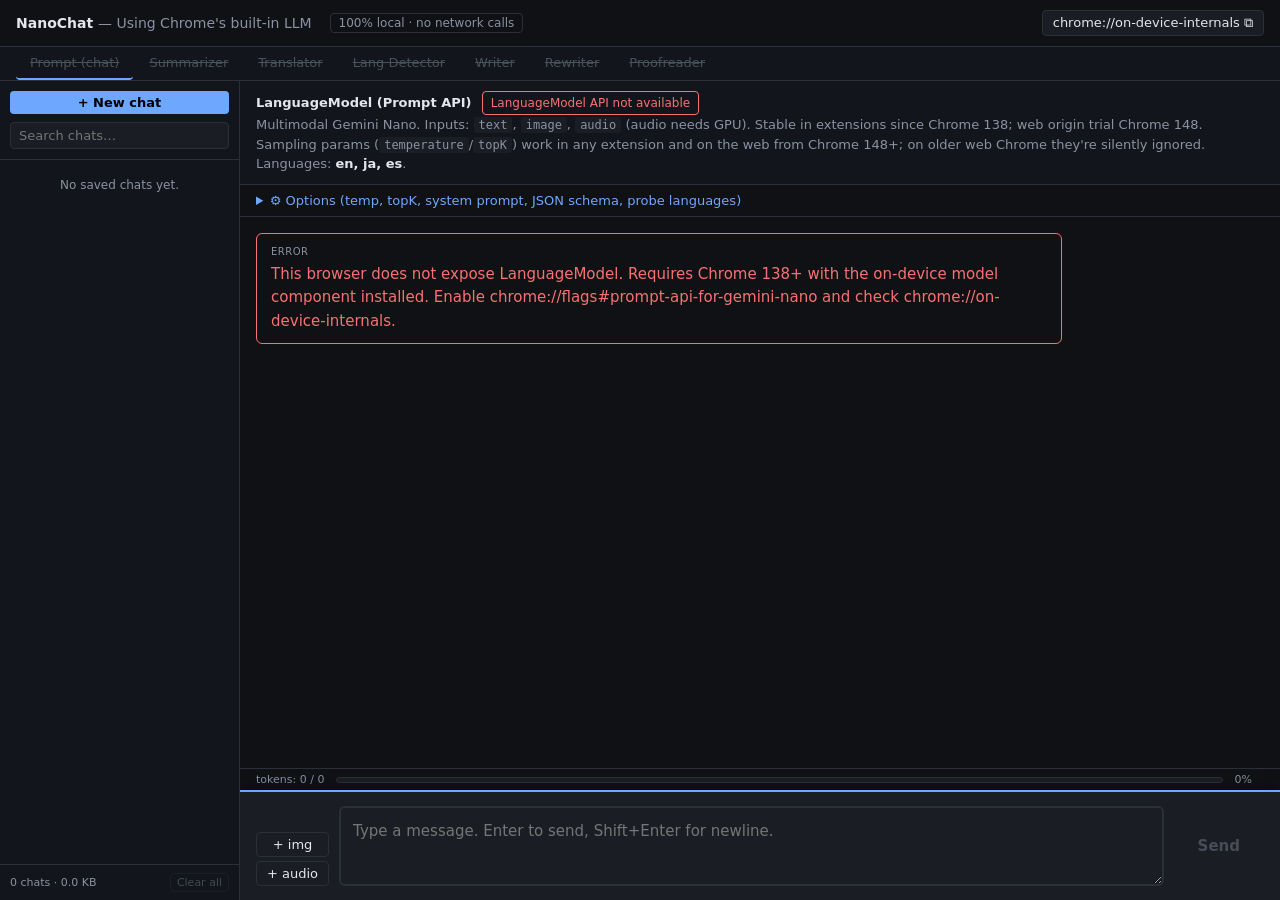
<file: extension/index.html>
<!DOCTYPE html>
<html lang="en">
<head>
<meta charset="UTF-8">
<title>NanoChat — Using Chrome's built-in LLM</title>
<link rel="stylesheet" href="styles.css">
</head>
<body>

<header>
  <h1>NanoChat <span style="font-weight:400;color:var(--muted)">— Using Chrome's built-in LLM</span></h1>
  <span class="status" title="All inference runs locally on-device via Gemini Nano. No network calls. Chats are saved to chrome.storage.local on your machine only.">100% local · no network calls</span>
  <button id="copy-internals" style="margin-left:auto" title="Browsers block direct navigation to chrome:// URLs from web pages. Click to copy, then paste into your address bar.">chrome://on-device-internals ⧉</button>
</header>

<nav class="tabs" id="tabs">
  <button class="tab active" data-tab="prompt">Prompt (chat)</button>
  <button class="tab" data-tab="summarizer">Summarizer</button>
  <button class="tab" data-tab="translator">Translator</button>
  <button class="tab" data-tab="detector">Lang Detector</button>
  <button class="tab" data-tab="writer">Writer</button>
  <button class="tab" data-tab="rewriter">Rewriter</button>
  <button class="tab" data-tab="proofreader">Proofreader</button>
</nav>

<!-- ============================================================ -->
<!-- PROMPT API                                                   -->
<!-- ============================================================ -->
<section class="panel active panel-prompt-layout" id="panel-prompt">
  <aside class="sidebar" id="prompt-sidebar">
    <div class="sidebar-header">
      <button id="new-chat" class="primary">+ New chat</button>
      <input id="session-search" type="search" placeholder="Search chats…" autocomplete="off">
    </div>
    <div id="session-list" class="session-list"></div>
    <div class="sidebar-footer">
      <span id="storage-meta"></span>
      <button id="clear-all-chats" title="Delete all saved chats">Clear all</button>
    </div>
  </aside>
  <div class="chat-main">
  <div class="info">
    <b>LanguageModel (Prompt API)</b>
    <span class="status" id="prompt-status">checking…</span>
    <br>
    Multimodal Gemini Nano. Inputs: <code>text</code>, <code>image</code>, <code>audio</code> (audio needs GPU).
    Stable in extensions since Chrome 138; web origin trial Chrome 148.
    Sampling params (<code>temperature</code>/<code>topK</code>) work in any extension and on the web from Chrome 148+; on older web Chrome they're silently ignored.
    Languages: <b>en, ja, es</b>.
  </div>

  <details style="border-bottom: 1px solid var(--border)">
    <summary style="padding: 8px 16px; font-size: 13px; color: var(--accent); cursor: pointer; user-select: none;">⚙️ Options (temp, topK, system prompt, JSON schema, probe languages)</summary>

    <div class="controls">
      <label>temp <input id="temperature" type="number" min="0" max="2" step="0.1" value="0.8"></label>
      <label>topK <input id="topK" type="number" min="1" max="40" step="1" value="3"></label>
      <label><input type="checkbox" id="json-mode"> JSON-constrained</label>
      <label><input type="checkbox" id="multimodal" checked> allow image input</label>
      <button id="reset">Reset session</button>
      <button id="prompt-probe">Probe languages</button>
    </div>

    <div id="prompt-probe-out" class="row col" style="display:none">
      <div style="display:flex;justify-content:space-between;align-items:center;gap:8px">
        <label>Language probe results</label>
        <button class="hide-probe" data-target="prompt-probe-out">Hide probe</button>
      </div>
      <div class="out" style="font-family:ui-monospace,monospace;font-size:11px"></div>
    </div>

    <div class="row col" style="padding-bottom:0">
      <label>System prompt</label>
      <textarea id="system-prompt" rows="2">You are a concise, helpful assistant.</textarea>
    </div>

    <details style="padding: 0 16px 12px;">
      <summary>JSON response schema (when "JSON-constrained" is on)</summary>
      <textarea id="json-schema" rows="6">{
  "type": "object",
  "properties": {
    "sentiment": { "type": "string", "enum": ["positive", "negative", "neutral"] },
    "confidence": { "type": "number" }
  },
  "required": ["sentiment", "confidence"]
}</textarea>
    </details>
  </details>

  <div id="log"></div>

  <div class="img-preview" id="img-preview"></div>
  <div class="img-preview" id="audio-preview"></div>

  <div id="context-card" style="display:none"></div>

  <div id="usage">
    <span id="usage-text">tokens: 0 / 0</span>
    <div class="bar"><div class="fill" id="usage-bar"></div></div>
    <span id="usage-pct">0%</span>
    <span id="usage-defaults"></span>
  </div>

  <footer>
    <input type="file" id="img-input" accept="image/*" multiple style="display:none">
    <input type="file" id="audio-input" accept="audio/*" multiple style="display:none">
    <div style="display:flex;flex-direction:column;gap:4px">
      <button id="img-btn" title="Attach image (multimodal)">+ img</button>
      <button id="audio-btn" title="Attach audio clip (multimodal — GPU required)">+ audio</button>
    </div>
    <textarea id="input" placeholder="Type a message. Enter to send, Shift+Enter for newline." rows="2"></textarea>
    <button id="send" class="primary" disabled>Send</button>
  </footer>
  </div>
</section>

<!-- ============================================================ -->
<!-- SUMMARIZER                                                   -->
<!-- ============================================================ -->
<section class="panel" id="panel-summarizer">
  <div class="info">
    <b>Summarizer</b>
    <span class="status" id="summarizer-status">not checked</span>
    <br>
    Condenses long-form content. Stable in Chrome 138+. <b>type</b>:
    tldr/key-points/teaser/headline. <b>format</b>: markdown/plain-text.
    <b>length</b>: short/medium/long. No documented input cap, but very long inputs may be truncated.
  </div>
  <div class="controls">
    <label>type
      <select id="sum-type">
        <option>key-points</option><option>tldr</option><option>teaser</option><option>headline</option>
      </select>
    </label>
    <label>format
      <select id="sum-format"><option>markdown</option><option>plain-text</option></select>
    </label>
    <label>length
      <select id="sum-length"><option>short</option><option selected>medium</option><option>long</option></select>
    </label>
    <label>output lang <input type="text" id="sum-out-lang" placeholder="en"></label>
    <button id="sum-check">Check availability</button>
  </div>
  <div class="row col">
    <label>Shared context (optional)</label>
    <textarea id="sum-shared" rows="2" placeholder="e.g. 'A technical article aimed at developers.'"></textarea>
  </div>
  <div class="row col">
    <label>Input text</label>
    <textarea id="sum-input" rows="10" placeholder="Paste long-form text to summarize…"></textarea>
  </div>
  <div class="actions">
    <button id="sum-run" class="primary">Summarize</button>
    <button id="sum-stream">Stream</button>
    <button id="sum-abort">Abort</button>
    <span class="meta" id="sum-meta"></span>
  </div>
  <div class="row col">
    <label>Output</label>
    <div class="out" id="sum-out"></div>
  </div>
</section>

<!-- ============================================================ -->
<!-- TRANSLATOR                                                   -->
<!-- ============================================================ -->
<section class="panel" id="panel-translator">
  <div class="info">
    <b>Translator</b>
    <span class="status" id="translator-status">not checked</span>
    <br>
    Pairwise translator (one source → target per instance). Chrome 138+.
    Each language pair downloads its own model on first use. Translations are processed sequentially per instance.
    Supported: ar, bg, bn, cs, da, de, el, en, es, fi, fr, hi, hr, hu, id, it, iw, ja, kn, ko, lt, mr, nl, no, pl, pt, ro, ru, sk, sl, sv, ta, te, th, tr, uk, vi, zh, zh-Hant.
  </div>
  <div class="controls">
    <label>from <input type="text" id="tr-from" value="en" size="6"></label>
    <label>to <input type="text" id="tr-to" value="es" size="6"></label>
    <button id="tr-check">Check pair</button>
    <button id="tr-swap">⇄ Swap</button>
    <button id="tr-probe">Probe languages</button>
  </div>

  <div id="tr-probe-out" class="row col" style="display:none">
    <div style="display:flex;justify-content:space-between;align-items:center;gap:8px">
      <label>Language probe results (target from "from" language)</label>
      <button class="hide-probe" data-target="tr-probe-out">Hide probe</button>
    </div>
    <div class="out" style="font-family:ui-monospace,monospace;font-size:11px"></div>
  </div>
  <div class="row col">
    <label>Input</label>
    <textarea id="tr-input" rows="6" placeholder="Text to translate…">The quick brown fox jumps over the lazy dog.</textarea>
  </div>
  <div class="actions">
    <button id="tr-run" class="primary">Translate</button>
    <button id="tr-stream">Stream</button>
    <button id="tr-abort">Abort</button>
    <span class="meta" id="tr-meta"></span>
  </div>
  <div class="row col">
    <label>Output</label>
    <div class="out" id="tr-out"></div>
  </div>
</section>

<!-- ============================================================ -->
<!-- LANGUAGE DETECTOR                                            -->
<!-- ============================================================ -->
<section class="panel" id="panel-detector">
  <div class="info">
    <b>LanguageDetector</b>
    <span class="status" id="detector-status">not checked</span>
    <br>
    Returns ranked <code>{ detectedLanguage, confidence }</code> array. Chrome 138+.
    Accuracy is poor for very short input (single words / fragments).
  </div>
  <div class="controls">
    <button id="ld-check">Check availability</button>
    <button id="ld-create">Create detector</button>
  </div>
  <div class="row col">
    <label>Input</label>
    <textarea id="ld-input" rows="5" placeholder="Type or paste text in any language…">¿Dónde está la biblioteca?</textarea>
  </div>
  <div class="actions">
    <button id="ld-run" class="primary">Detect</button>
    <span class="meta" id="ld-meta"></span>
  </div>
  <div class="row col">
    <label>Top results</label>
    <div class="out" id="ld-out"></div>
  </div>
</section>

<!-- ============================================================ -->
<!-- WRITER                                                       -->
<!-- ============================================================ -->
<section class="panel" id="panel-writer">
  <div class="info">
    <b>Writer</b>
    <span class="status" id="writer-status">not checked</span>
    <br>
    Composes new text from a brief. <b>Origin trial</b> (Chrome 137–148+) — register at
    <code>developer.chrome.com/origintrials</code> if running on a normal page, or enable the
    matching chrome://flags. Inputs feed a single one-shot generation; for multi-turn use the Prompt API.
  </div>
  <div class="controls">
    <label>tone
      <select id="wr-tone"><option>formal</option><option selected>neutral</option><option>casual</option></select>
    </label>
    <label>format
      <select id="wr-format"><option selected>markdown</option><option>plain-text</option></select>
    </label>
    <label>length
      <select id="wr-length"><option>short</option><option selected>medium</option><option>long</option></select>
    </label>
    <label>output lang <input type="text" id="wr-out-lang" placeholder="en"></label>
    <button id="wr-check">Check availability</button>
  </div>
  <div class="row col">
    <label>Shared context</label>
    <textarea id="wr-shared" rows="2" placeholder="e.g. 'You are writing for a children's science magazine.'"></textarea>
  </div>
  <div class="row col">
    <label>Brief / writing task</label>
    <textarea id="wr-input" rows="4" placeholder="Describe what to write…">A polite email to my landlord asking when the broken dishwasher will be fixed.</textarea>
  </div>
  <div class="actions">
    <button id="wr-run" class="primary">Write</button>
    <button id="wr-stream">Stream</button>
    <button id="wr-abort">Abort</button>
    <span class="meta" id="wr-meta"></span>
  </div>
  <div class="row col">
    <label>Output</label>
    <div class="out" id="wr-out"></div>
  </div>
</section>

<!-- ============================================================ -->
<!-- REWRITER                                                     -->
<!-- ============================================================ -->
<section class="panel" id="panel-rewriter">
  <div class="info">
    <b>Rewriter</b>
    <span class="status" id="rewriter-status">not checked</span>
    <br>
    Rewrites existing text — adjusts tone, length, formality. Origin trial alongside Writer.
    Useful for "make this more formal", "shorten", etc.
  </div>
  <div class="controls">
    <label>tone
      <select id="rw-tone">
        <option>as-is</option><option>more-formal</option><option>more-casual</option>
      </select>
    </label>
    <label>format
      <select id="rw-format">
        <option>as-is</option><option>markdown</option><option>plain-text</option>
      </select>
    </label>
    <label>length
      <select id="rw-length">
        <option>as-is</option><option>shorter</option><option>longer</option>
      </select>
    </label>
    <button id="rw-check">Check availability</button>
  </div>
  <div class="row col">
    <label>Shared context (optional)</label>
    <textarea id="rw-shared" rows="2" placeholder="e.g. 'This will be sent to a senior executive.'"></textarea>
  </div>
  <div class="row col">
    <label>Text to rewrite</label>
    <textarea id="rw-input" rows="5" placeholder="Paste text to rewrite…">hey just wanted to check in real quick to see if u had a chance to look at the doc yet. lmk!</textarea>
  </div>
  <div class="actions">
    <button id="rw-run" class="primary">Rewrite</button>
    <button id="rw-stream">Stream</button>
    <button id="rw-abort">Abort</button>
    <span class="meta" id="rw-meta"></span>
  </div>
  <div class="row col">
    <label>Output</label>
    <div class="out" id="rw-out"></div>
  </div>
</section>

<!-- ============================================================ -->
<!-- PROOFREADER                                                  -->
<!-- ============================================================ -->
<section class="panel" id="panel-proofreader">
  <div class="info">
    <b>Proofreader</b>
    <span class="status" id="proofreader-status">not checked</span>
    <br>
    Returns <code>{ correctedInput, corrections[] }</code> with start/end indices and per-error type
    (grammar/spelling/punctuation). <b>Origin trial</b> only (Chrome 141–145).
    May be unavailable depending on your channel — Canary/Dev are most reliable.
  </div>
  <div class="controls">
    <label>input lang <input type="text" id="pf-lang" value="en" size="6"></label>
    <button id="pf-check">Check availability</button>
  </div>
  <div class="row col">
    <label>Text to proofread</label>
    <textarea id="pf-input" rows="5" placeholder="Type text with errors…">Their going to the store, but they dont know what to by. its alot of decisions to make.</textarea>
  </div>
  <div class="actions">
    <button id="pf-run" class="primary">Proofread</button>
    <span class="meta" id="pf-meta"></span>
  </div>
  <div class="row col">
    <label>Corrected text</label>
    <div class="out" id="pf-out"></div>
  </div>
  <div class="corrections" id="pf-corrections"></div>
</section>

<script src="app.js"></script>
</body>
</html>
</file>
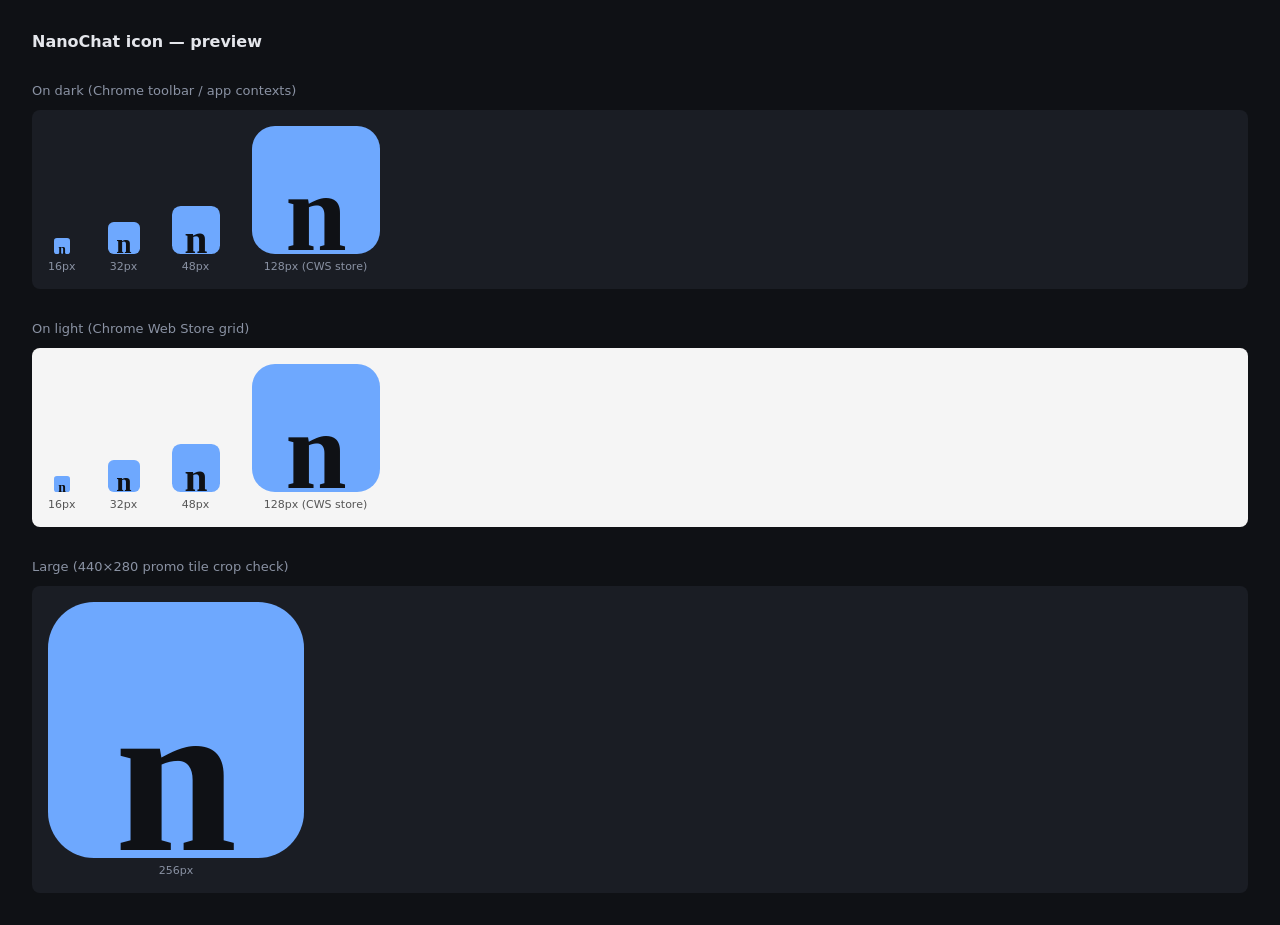
<file: extension/icons/preview.html>
<!DOCTYPE html>
<html>
<head>
<meta charset="UTF-8">
<title>NanoChat icon preview</title>
<style>
  body { background: #0f1115; color: #e4e6eb; font-family: ui-sans-serif, system-ui, sans-serif; padding: 32px; margin: 0; }
  h1 { font-size: 16px; font-weight: 600; margin: 0 0 24px; }
  h2 { font-size: 13px; font-weight: 500; color: #8a92a3; margin: 32px 0 12px; }
  .row { display: flex; align-items: flex-end; gap: 32px; padding: 16px; border-radius: 8px; }
  .row.light { background: #f5f5f5; }
  .row.dark { background: #1a1d24; }
  .item { display: flex; flex-direction: column; align-items: center; gap: 6px; }
  .label { font-size: 11px; color: #8a92a3; }
  .light .label { color: #555; }
  img { image-rendering: -webkit-optimize-contrast; }
</style>
</head>
<body>
  <h1>NanoChat icon — preview</h1>

  <h2>On dark (Chrome toolbar / app contexts)</h2>
  <div class="row dark">
    <div class="item"><img src="icon.svg" width="16" height="16"><div class="label">16px</div></div>
    <div class="item"><img src="icon.svg" width="32" height="32"><div class="label">32px</div></div>
    <div class="item"><img src="icon.svg" width="48" height="48"><div class="label">48px</div></div>
    <div class="item"><img src="icon.svg" width="128" height="128"><div class="label">128px (CWS store)</div></div>
  </div>

  <h2>On light (Chrome Web Store grid)</h2>
  <div class="row light">
    <div class="item"><img src="icon.svg" width="16" height="16"><div class="label">16px</div></div>
    <div class="item"><img src="icon.svg" width="32" height="32"><div class="label">32px</div></div>
    <div class="item"><img src="icon.svg" width="48" height="48"><div class="label">48px</div></div>
    <div class="item"><img src="icon.svg" width="128" height="128"><div class="label">128px (CWS store)</div></div>
  </div>

  <h2>Large (440×280 promo tile crop check)</h2>
  <div class="row dark">
    <div class="item"><img src="icon.svg" width="256" height="256"><div class="label">256px</div></div>
  </div>
</body>
</html>
</file>
<file: extension/styles.css>
:root {
    --bg: #0f1115;
    --panel: #1a1d24;
    --panel-2: #12151b;
    --border: #2a2f3a;
    --text: #e4e6eb;
    --muted: #8a92a3;
    --accent: #6ea8fe;
    --user: #2d3748;
    --assistant: #1e2530;
    --error: #f87171;
    --ok: #4ade80;
    --warn: #fbbf24;
  }
  * { box-sizing: border-box; }
  body {
    margin: 0;
    font-family: ui-sans-serif, system-ui, -apple-system, sans-serif;
    background: var(--bg);
    color: var(--text);
    height: 100vh;
    display: flex;
    flex-direction: column;
  }
  header {
    padding: 10px 16px;
    border-bottom: 1px solid var(--border);
    display: flex;
    align-items: center;
    gap: 12px;
    flex-wrap: wrap;
  }
  header h1 { margin: 0; font-size: 14px; font-weight: 600; }
  .tabs {
    display: flex;
    gap: 2px;
    padding: 0 16px;
    border-bottom: 1px solid var(--border);
    background: var(--panel-2);
    overflow-x: auto;
  }
  .tab {
    padding: 8px 14px;
    font-size: 13px;
    color: var(--muted);
    background: transparent;
    border: none;
    border-bottom: 2px solid transparent;
    cursor: pointer;
    white-space: nowrap;
    font-family: inherit;
  }
  .tab:hover { color: var(--text); }
  .tab.active {
    color: var(--accent);
    border-bottom-color: var(--accent);
  }
  .tab.disabled {
    color: #4a505c;
    cursor: not-allowed;
    text-decoration: line-through;
  }
  .tab.disabled:hover { color: #4a505c; }
  .panel {
    flex: 1;
    overflow-y: auto;
    display: none;
    flex-direction: column;
  }
  .panel.active { display: flex; }
  .info {
    padding: 10px 16px;
    background: var(--panel-2);
    border-bottom: 1px solid var(--border);
    font-size: 13px;
    color: var(--muted);
    line-height: 1.5;
  }
  .info b { color: var(--text); font-weight: 600; }
  .info code {
    background: var(--panel);
    padding: 1px 5px;
    border-radius: 3px;
    font-size: 12px;
  }
  .status {
    display: inline-block;
    font-size: 12px;
    padding: 2px 8px;
    border: 1px solid var(--border);
    border-radius: 4px;
    margin-left: 6px;
    color: var(--muted);
  }
  .status.ok { color: var(--ok); border-color: var(--ok); }
  .status.warn { color: var(--warn); border-color: var(--warn); }
  .status.error { color: var(--error); border-color: var(--error); }
  .controls {
    padding: 10px 16px;
    border-bottom: 1px solid var(--border);
    display: flex;
    gap: 12px;
    align-items: center;
    flex-wrap: wrap;
  }
  .controls label {
    font-size: 13px;
    color: var(--muted);
    display: flex;
    align-items: center;
    gap: 4px;
  }
  .controls input[type="number"],
  .controls input[type="text"],
  .controls select {
    background: var(--panel);
    border: 1px solid var(--border);
    color: var(--text);
    padding: 3px 6px;
    border-radius: 4px;
    font-size: 13px;
    font-family: inherit;
  }
  .controls input[type="number"] { width: 60px; }
  .controls input[type="text"] { width: 140px; }
  button {
    background: var(--panel);
    border: 1px solid var(--border);
    color: var(--text);
    padding: 4px 10px;
    border-radius: 4px;
    font-size: 13px;
    cursor: pointer;
    font-family: inherit;
  }
  button:hover { border-color: var(--accent); }
  button:disabled { opacity: 0.4; cursor: not-allowed; }
  button.primary {
    background: var(--accent);
    color: #000;
    font-weight: 600;
    border: none;
  }
  button.primary:disabled { background: var(--panel); color: var(--muted); }
  textarea, .out {
    width: 100%;
    background: var(--panel);
    border: 1px solid var(--border);
    color: var(--text);
    padding: 10px;
    border-radius: 6px;
    font-size: 14px;
    font-family: inherit;
    resize: vertical;
    line-height: 1.5;
  }
  textarea:focus { outline: none; border-color: var(--accent); }
  .out {
    white-space: pre-wrap;
    word-wrap: break-word;
    min-height: 80px;
    background: var(--panel-2);
  }
  .out.error { border-color: var(--error); color: var(--error); }
  .row { display: flex; gap: 10px; padding: 10px 16px; }
  .row.col { flex-direction: column; }
  .row > .grow { flex: 1; }
  .row > label { font-size: 13px; color: var(--muted); }
  .actions {
    padding: 10px 16px;
    display: flex;
    gap: 8px;
    align-items: center;
    flex-wrap: wrap;
  }
  .actions .meta {
    margin-left: auto;
    font-size: 12px;
    color: var(--muted);
  }

  /* Prompt-API chat-specific */
  #log {
    flex: 1;
    overflow-y: auto;
    padding: 16px;
    display: flex;
    flex-direction: column;
    gap: 10px;
    min-height: 200px;
  }
  .msg {
    padding: 10px 14px;
    border-radius: 6px;
    max-width: 80%;
    white-space: pre-wrap;
    word-wrap: break-word;
    font-size: 15px;
    line-height: 1.55;
  }
  .msg.user { background: var(--user); align-self: flex-end; }
  .msg.assistant { background: var(--assistant); align-self: flex-start; border: 1px solid var(--border); }
  .msg.error { background: transparent; border: 1px solid var(--error); color: var(--error); align-self: flex-start; }
  .msg .role {
    font-size: 10px;
    text-transform: uppercase;
    color: var(--muted);
    margin-bottom: 4px;
    letter-spacing: 0.05em;
  }
  .msg img { max-width: 200px; max-height: 200px; border-radius: 4px; margin-top: 6px; display: block; }
  .msg.assistant code { background: var(--panel-2); padding: 1px 5px; border-radius: 3px; font-size: 0.9em; }
  .msg.assistant pre { background: var(--panel-2); border: 1px solid var(--border); padding: 8px; border-radius: 4px; overflow-x: auto; margin: 6px 0; }
  .msg.assistant pre code { background: none; padding: 0; font-size: 12px; }
  .msg.assistant ul, .msg.assistant ol { margin: 4px 0; padding-left: 24px; }
  .msg.assistant li { margin: 2px 0; }
  .msg.assistant h1, .msg.assistant h2, .msg.assistant h3 { font-size: 1.1em; margin: 8px 0 4px; font-weight: 600; }
  .msg.assistant h4, .msg.assistant h5, .msg.assistant h6 { font-size: 1em; margin: 6px 0 2px; font-weight: 600; }
  .msg.assistant a { color: var(--accent); }
  .msg.assistant blockquote { border-left: 3px solid var(--border); padding-left: 10px; margin: 6px 0; color: var(--muted); }
  .msg.assistant hr { border: none; border-top: 1px solid var(--border); margin: 8px 0; }
  .msg.assistant table { border-collapse: collapse; margin: 6px 0; font-size: 0.95em; }
  .msg.assistant th, .msg.assistant td { border: 1px solid var(--border); padding: 4px 8px; text-align: left; }
  .msg.assistant th { background: var(--panel-2); font-weight: 600; }
  footer {
    border-top: 2px solid var(--accent);
    padding: 14px 16px;
    display: flex;
    gap: 10px;
    align-items: flex-end;
    background: var(--panel);
    box-shadow: 0 -4px 12px rgba(0, 0, 0, 0.3);
  }
  #input {
    flex: 1;
    min-height: 80px;
    max-height: 240px;
    resize: vertical;
    font-size: 15px;
    padding: 12px;
    border-width: 2px;
  }
  #input:focus { box-shadow: 0 0 0 3px rgba(110, 168, 254, 0.15); }
  #send {
    min-height: 80px;
    padding: 0 24px;
    font-size: 15px;
  }
  #send.stop {
    background: var(--error);
    color: #fff;
  }
  #send.stop:hover { background: #ef4444; }
  #usage {
    font-size: 11px;
    color: var(--muted);
    padding: 4px 16px;
    border-top: 1px solid var(--border);
    display: flex;
    align-items: center;
    gap: 12px;
    flex-wrap: wrap;
  }
  #usage .bar {
    flex: 1;
    min-width: 120px;
    height: 6px;
    background: var(--panel);
    border: 1px solid var(--border);
    border-radius: 3px;
    overflow: hidden;
  }
  #usage .bar .fill {
    height: 100%;
    width: 0%;
    background: var(--ok);
    transition: width 0.2s ease, background 0.2s ease;
  }
  #usage .bar .fill.warn { background: var(--warn); }
  #usage .bar .fill.error { background: var(--error); }
  .chip {
    display: inline-block;
    font-size: 11px;
    padding: 2px 6px;
    border: 1px solid var(--border);
    border-radius: 4px;
    background: var(--panel);
    margin-right: 4px;
  }
  /* Right-click context card (page passed in from background.js) */
  #context-card {
    margin: 0 16px 8px;
    padding: 8px 10px;
    border: 1px solid var(--accent);
    border-radius: 6px;
    background: var(--panel);
    font-size: 12px;
    color: var(--fg);
  }
  #context-card .ctx-head {
    display: flex;
    align-items: center;
    gap: 8px;
    margin-bottom: 4px;
  }
  #context-card .ctx-label {
    text-transform: uppercase;
    font-size: 10px;
    letter-spacing: 0.05em;
    color: var(--accent);
    font-weight: 600;
  }
  #context-card .ctx-title {
    color: var(--fg);
    text-decoration: none;
    overflow: hidden;
    text-overflow: ellipsis;
    white-space: nowrap;
    flex: 1;
    min-width: 0;
  }
  #context-card .ctx-title:hover { text-decoration: underline; }
  #context-card .ctx-meta { color: var(--muted); font-size: 11px; }
  #context-card .ctx-dismiss {
    background: transparent;
    border: none;
    color: var(--muted);
    font-size: 18px;
    line-height: 1;
    cursor: pointer;
    padding: 0 4px;
  }
  #context-card .ctx-dismiss:hover { color: var(--fg); }
  #context-card .ctx-preview {
    color: var(--muted);
    font-family: ui-monospace, monospace;
    font-size: 11px;
    line-height: 1.4;
    max-height: 80px;
    overflow: hidden;
    white-space: pre-wrap;
    word-break: break-word;
    -webkit-mask-image: linear-gradient(to bottom, #000 60%, transparent 100%);
            mask-image: linear-gradient(to bottom, #000 60%, transparent 100%);
  }

  /* Per-message action buttons (edit / regenerate). */
  .msg { position: relative; }
  .msg-actions {
    margin-top: 6px;
    display: flex;
    gap: 6px;
    opacity: 0;
    transition: opacity 0.12s ease;
  }
  .msg:hover .msg-actions,
  .msg:focus-within .msg-actions { opacity: 1; }
  .msg-action {
    font-size: 11px;
    padding: 2px 8px;
    background: transparent;
    color: var(--muted);
    border: 1px solid var(--border);
    border-radius: 4px;
    cursor: pointer;
  }
  .msg-action:hover {
    color: var(--fg);
    border-color: var(--accent);
  }

  .img-preview { display: flex; gap: 6px; padding: 0 16px 8px; flex-wrap: wrap; }
  .img-preview .thumb {
    position: relative;
    width: 48px; height: 48px;
    border-radius: 4px;
    overflow: hidden;
    border: 1px solid var(--border);
  }
  .img-preview .thumb img { width: 100%; height: 100%; object-fit: cover; }
  .img-preview .thumb button {
    position: absolute; top: 0; right: 0;
    padding: 0 4px;
    font-size: 10px;
    background: rgba(0,0,0,0.7);
    border: none;
    color: #fff;
    border-radius: 0 0 0 4px;
  }
  .corrections { padding: 10px 16px; font-size: 12px; }
  .corrections .corr {
    padding: 6px 10px;
    margin-bottom: 6px;
    background: var(--panel);
    border-left: 3px solid var(--warn);
    border-radius: 3px;
  }
  .corrections .corr .type {
    font-size: 10px;
    text-transform: uppercase;
    color: var(--warn);
    letter-spacing: 0.05em;
  }
  .corrections .corr del { color: var(--error); }
  .corrections .corr ins { color: var(--ok); text-decoration: none; }
  details summary { cursor: pointer; font-size: 13px; color: var(--accent); padding: 4px 0; }
  details[open] summary { margin-bottom: 6px; }
  pre.json {
    background: var(--panel);
    border: 1px solid var(--border);
    padding: 8px;
    border-radius: 4px;
    font-size: 11px;
    overflow-x: auto;
    margin: 6px 0;
  }

  /* Prompt panel: sidebar layout */
  .panel-prompt-layout.active {
    display: flex;
    flex-direction: row;
  }
  .sidebar {
    width: 240px;
    min-width: 240px;
    border-right: 1px solid var(--border);
    background: var(--panel-2);
    display: flex;
    flex-direction: column;
    overflow: hidden;
  }
  .sidebar-header {
    padding: 10px;
    border-bottom: 1px solid var(--border);
    display: flex;
    flex-direction: column;
    gap: 8px;
  }
  .sidebar-header button { width: 100%; }
  #session-search {
    width: 100%;
    background: var(--panel);
    border: 1px solid var(--border);
    color: var(--text);
    padding: 5px 8px;
    border-radius: 4px;
    font-size: 13px;
    font-family: inherit;
  }
  #session-search:focus { outline: none; border-color: var(--accent); }
  .session-snippet {
    font-size: 11px;
    color: var(--muted);
    margin-top: 3px;
    line-height: 1.35;
    white-space: nowrap;
    overflow: hidden;
    text-overflow: ellipsis;
  }
  .session-snippet mark,
  .session-title mark {
    background: rgba(110, 168, 254, 0.25);
    color: var(--text);
    padding: 0 1px;
    border-radius: 2px;
  }
  .session-list {
    flex: 1;
    overflow-y: auto;
    padding: 6px;
  }
  .session-item {
    display: flex;
    align-items: center;
    padding: 6px 8px;
    border-radius: 4px;
    cursor: pointer;
    font-size: 13px;
    color: var(--text);
    gap: 6px;
    margin-bottom: 2px;
  }
  .session-item:hover {
    background: var(--panel);
  }
  .session-item.active {
    background: var(--panel);
    border: 1px solid var(--accent);
  }
  .session-title {
    flex: 1;
    overflow: hidden;
    text-overflow: ellipsis;
    white-space: nowrap;
  }
  .session-meta {
    font-size: 10px;
    color: var(--muted);
    margin-top: 2px;
  }
  .session-del {
    visibility: hidden;
    padding: 2px 6px;
    font-size: 11px;
    background: transparent;
    border: none;
    color: var(--muted);
  }
  .session-item:hover .session-del,
  .session-item.active .session-del { visibility: visible; }
  .session-del:hover { color: var(--error); border-color: var(--error); }
  .session-empty {
    padding: 12px;
    font-size: 12px;
    color: var(--muted);
    text-align: center;
  }
  .sidebar-footer {
    padding: 8px 10px;
    font-size: 11px;
    color: var(--muted);
    border-top: 1px solid var(--border);
    display: flex;
    align-items: center;
    justify-content: space-between;
    gap: 8px;
  }
  .sidebar-footer button {
    font-size: 11px;
    padding: 2px 6px;
    color: var(--muted);
    background: transparent;
  }
  .sidebar-footer button:hover:not(:disabled) {
    color: var(--error);
    border-color: var(--error);
  }
  .sidebar-footer button:disabled {
    opacity: 0.4;
    cursor: default;
  }
  .chat-main {
    flex: 1;
    display: flex;
    flex-direction: column;
    overflow: hidden;
    min-width: 0;
  }
  /* The chat panel's #log used to size against the panel; sized against chat-main now. */
  .chat-main > #log { flex: 1; }
</file>
